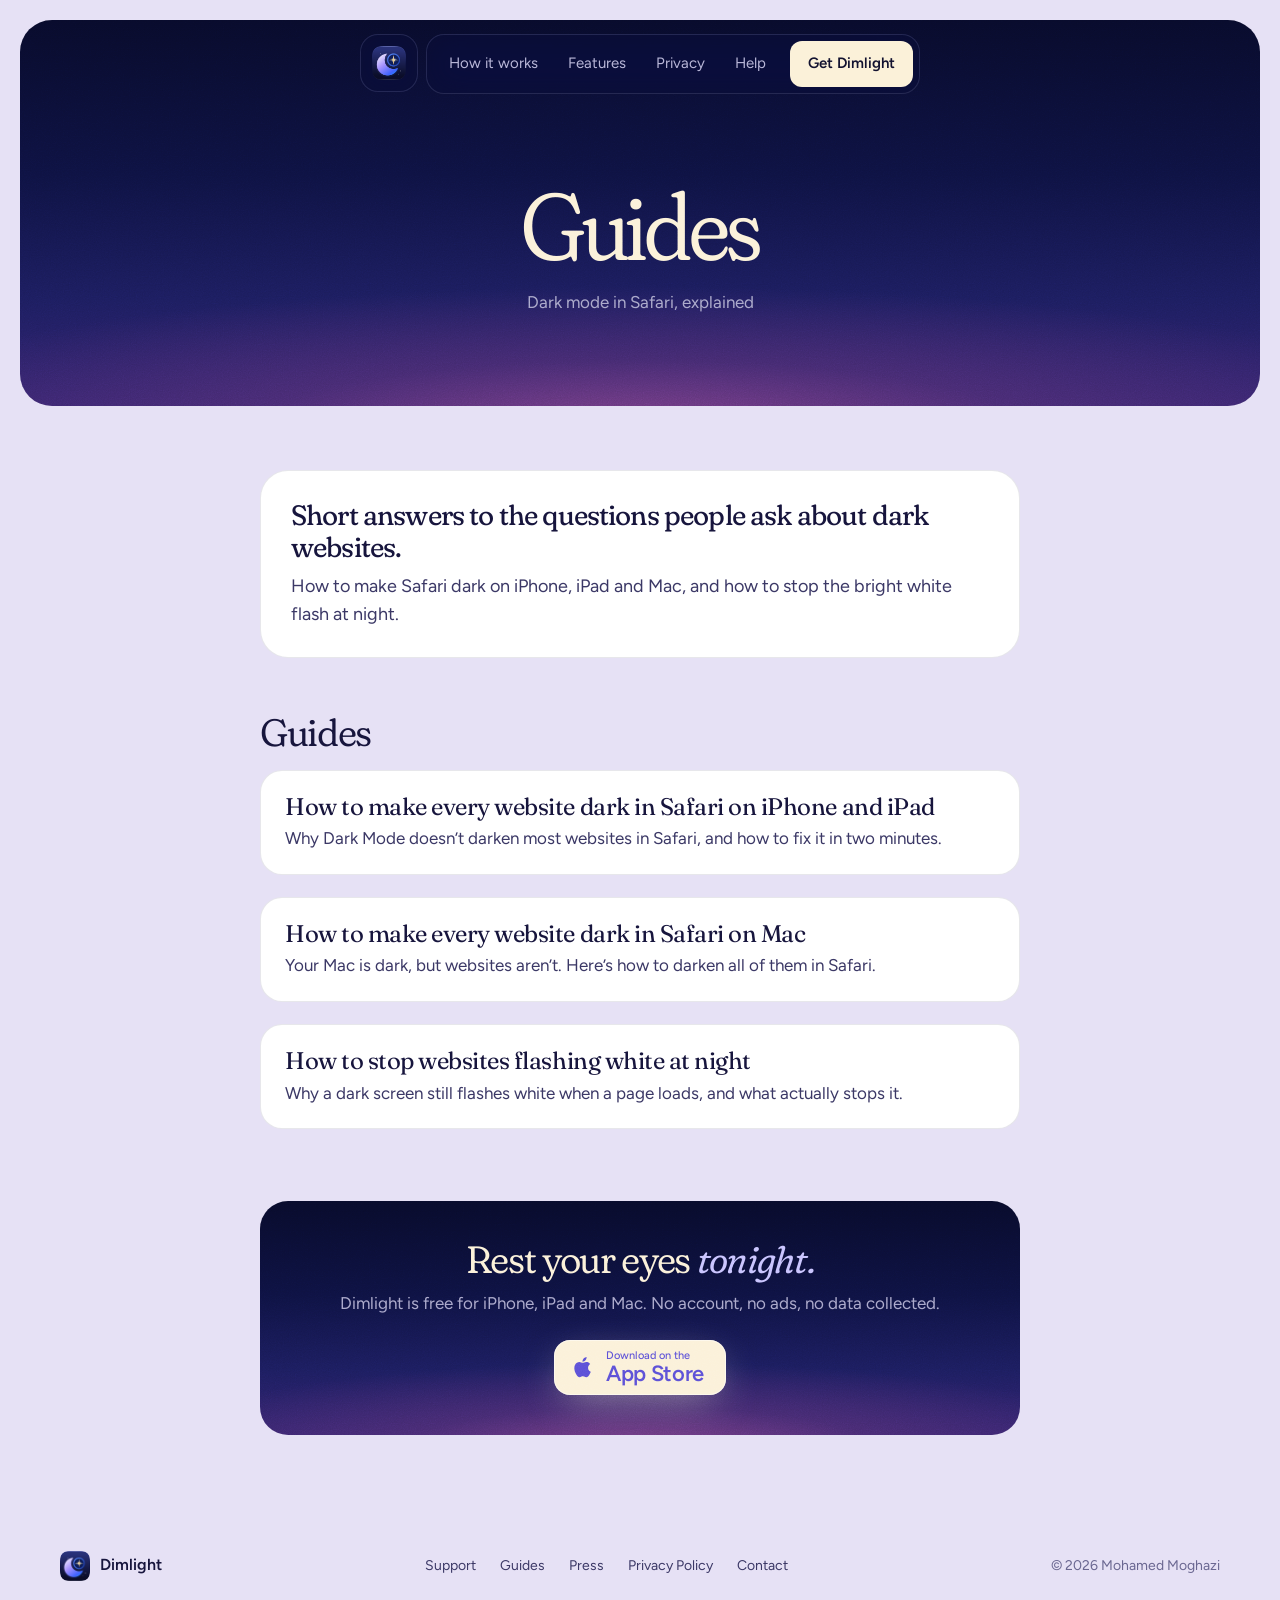
<file: guides/index.html>
<!doctype html>
<html lang="en">
<head>
<meta charset="utf-8">
<meta name="viewport" content="width=device-width, initial-scale=1, viewport-fit=cover">
<title>Guides — Dimlight</title>
<meta name="description" content="Guides to dark mode in Safari on iPhone, iPad and Mac: make every website dark and stop the white flash at night.">
<meta name="theme-color" content="#e6e1f5">
<meta name="apple-itunes-app" content="app-id=6831634388">
<meta property="og:type" content="article">
<meta property="og:title" content="Guides">
<meta property="og:description" content="Guides to dark mode in Safari on iPhone, iPad and Mac: make every website dark and stop the white flash at night.">
<meta property="og:url" content="https://m-moghazi.github.io/dimlight/guides/">
<meta property="og:image" content="https://m-moghazi.github.io/dimlight/icon.png">
<link rel="canonical" href="https://m-moghazi.github.io/dimlight/guides/">
<script>document.documentElement.classList.add("js")</script>
<link rel="icon" href="../icon.png">
<link rel="apple-touch-icon" href="../icon.png">
<link rel="preconnect" href="https://fonts.googleapis.com">
<link rel="preconnect" href="https://fonts.gstatic.com" crossorigin>
<link rel="stylesheet" href="https://fonts.googleapis.com/css2?family=Fraunces:ital,opsz,wght,SOFT@0,9..144,300..600,100;1,9..144,300..600,100&amp;family=Figtree:ital,wght@0,400..700;1,400..700&amp;display=swap">
<link rel="stylesheet" href="../style.css">
</head>
<body>

<svg width="0" height="0" style="position:absolute" aria-hidden="true"><defs>
    <symbol id="i-apple" viewBox="0 0 24 24"><path fill="currentColor" d="M16.37 12.73c-.02-2.45 2-3.63 2.09-3.69-1.14-1.67-2.91-1.9-3.54-1.92-1.5-.15-2.94.89-3.7.89-.77 0-1.94-.87-3.19-.85-1.64.03-3.15.96-4 2.42-1.71 2.96-.44 7.34 1.22 9.74.82 1.17 1.79 2.49 3.06 2.44 1.23-.05 1.69-.79 3.18-.79 1.48 0 1.9.79 3.19.77 1.32-.03 2.16-1.19 2.96-2.37.94-1.36 1.32-2.69 1.34-2.75-.03-.02-2.57-.99-2.61-3.89ZM13.94 5.53c.67-.82 1.13-1.95 1-3.08-.97.04-2.15.65-2.85 1.46-.62.72-1.17 1.88-1.03 2.98 1.08.08 2.2-.55 2.88-1.36Z"/></symbol>
  <filter id="grain-f"><feTurbulence type="fractalNoise" baseFrequency=".85" numOctaves="2" stitchTiles="stitch"/><feColorMatrix type="saturate" values="0"/></filter>
</defs></svg>

<header class="nav" id="nav">
  <a class="nav-mark" href="../" aria-label="Dimlight home"><img src="../icon.png" alt=""></a>
  <nav class="nav-pill" aria-label="Main">
    <a href="../#how">How it works</a>
    <a href="../#features">Features</a>
    <a href="../#privacy">Privacy</a>
    <a href="../#help">Help</a>
    <a class="nav-cta" href="https://apps.apple.com/app/apple-store/id6831634388?pt=117697949&ct=guide-index">Get Dimlight</a>
  </nav>
</header>

<main>
  <section class="night doc-hero">
    <div class="grain" aria-hidden="true"><svg><rect width="100%" height="100%" filter="url(#grain-f)"/></svg></div>
    <h1>Guides</h1>
    <p>Dark mode in Safari, explained</p>
  </section>

  <article class="doc">

    <div class="summary"><strong>Short answers to the questions people ask about dark websites.</strong>How to make Safari dark on iPhone, iPad and Mac, and how to stop the bright white flash at night.</div>
    <h2>Guides</h2>
    <ul class="guide-list">
      <li><a href="safari-dark-mode-iphone/"><b>How to make every website dark in Safari on iPhone and iPad</b><span>Why Dark Mode doesn’t darken most websites in Safari, and how to fix it in two minutes.</span></a></li>
      <li><a href="safari-dark-mode-mac/"><b>How to make every website dark in Safari on Mac</b><span>Your Mac is dark, but websites aren’t. Here’s how to darken all of them in Safari.</span></a></li>
      <li><a href="stop-white-flash/"><b>How to stop websites flashing white at night</b><span>Why a dark screen still flashes white when a page loads, and what actually stops it.</span></a></li>
    </ul>

    <section class="night doc-end">
      <div class="grain" aria-hidden="true"><svg><rect width="100%" height="100%" filter="url(#grain-f)"/></svg></div>
      <h2>Rest your eyes <em>tonight.</em></h2>
      <p>Dimlight is free for iPhone, iPad and Mac. No account, no ads, no data collected.</p>
      <a class="btn-store" href="https://apps.apple.com/app/apple-store/id6831634388?pt=117697949&ct=guide-index">
        <svg><use href="#i-apple"/></svg>
        <span><small>Download on the</small><b>App Store</b></span>
      </a>
    </section>
  </article>
</main>

<footer class="footer" style="margin-top:80px">
  <div class="wrap">
    <div class="brand"><img src="../icon.png" alt="">Dimlight</div>
    <nav aria-label="Footer">
      <a href="../#help">Support</a>
      <a href="../guides/">Guides</a>
      <a href="../press/">Press</a>
      <a href="../privacy/">Privacy Policy</a>
      <a href="https://github.com/M-Moghazi/dimlight/issues">Contact</a>
    </nav>
    <div>© 2026 Mohamed Moghazi</div>
  </div>
</footer>
<script src="../site.js"></script>
</body>
</html>
</file>
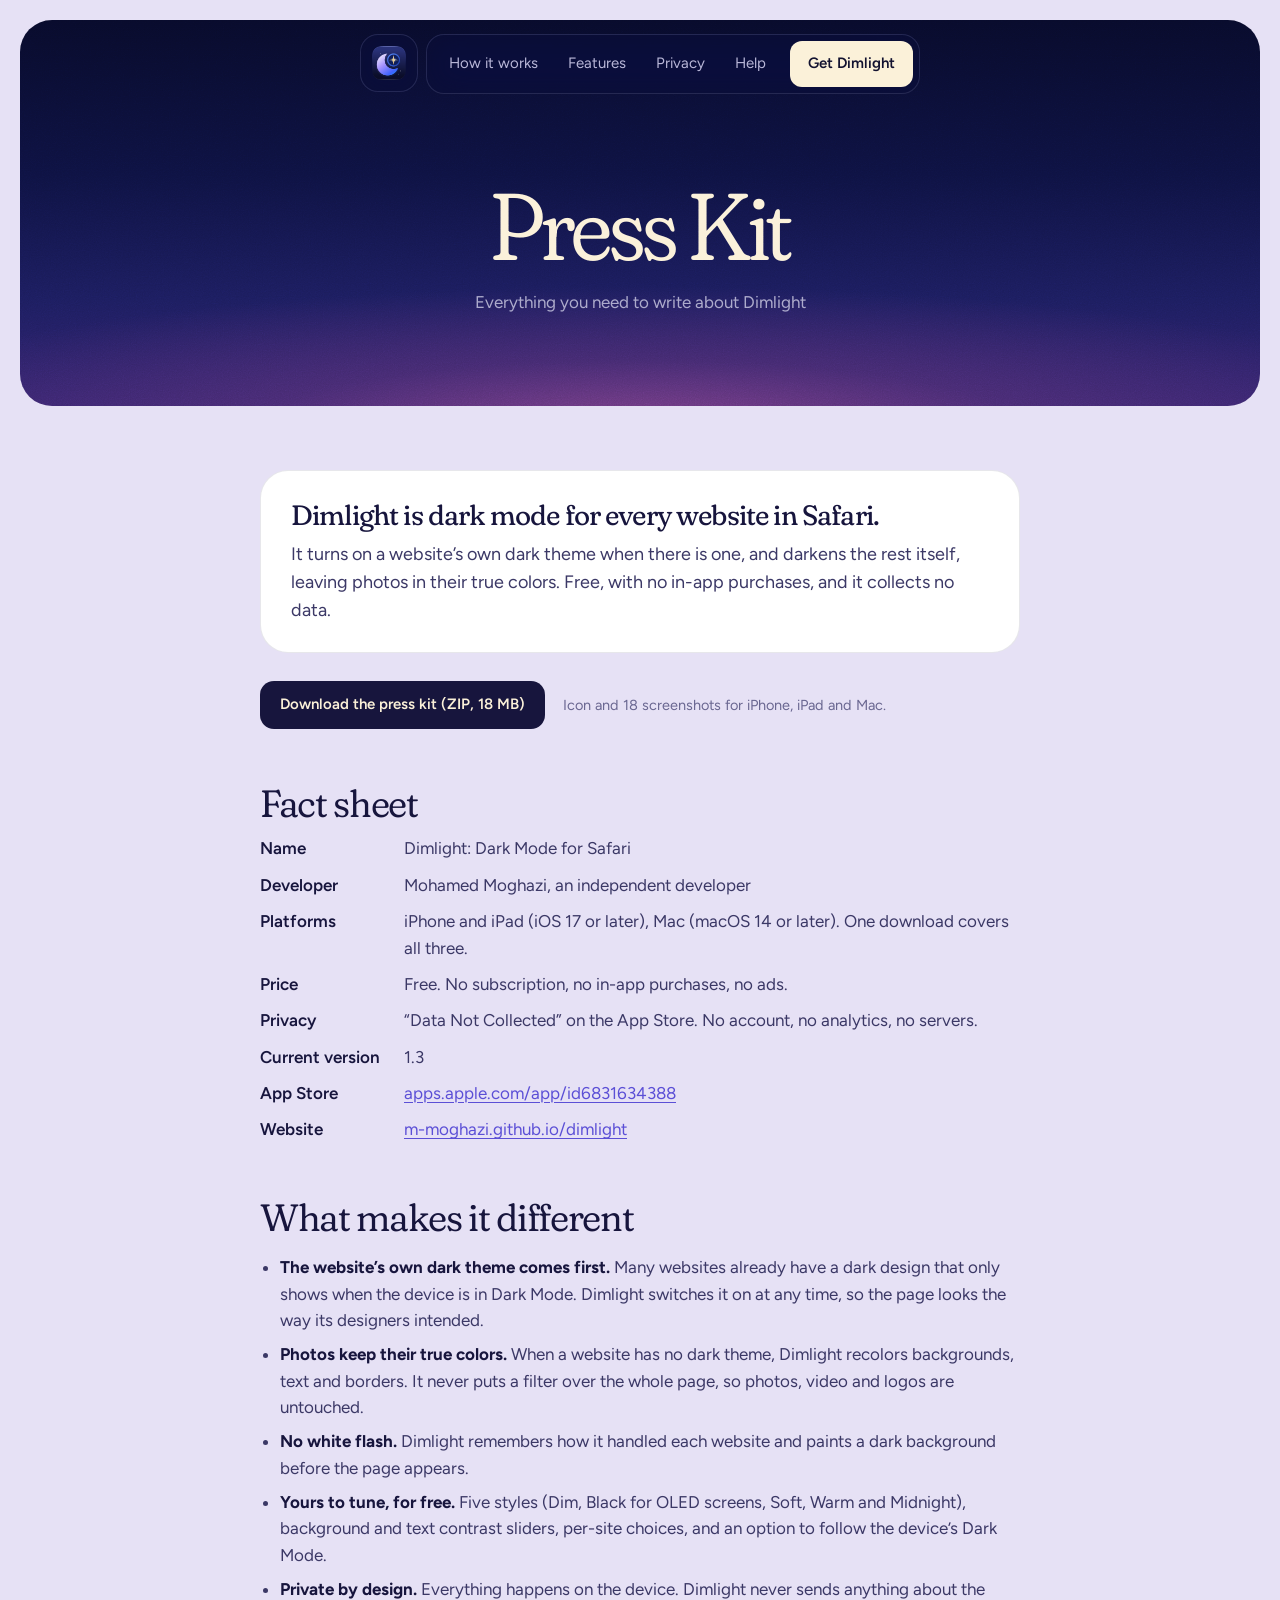
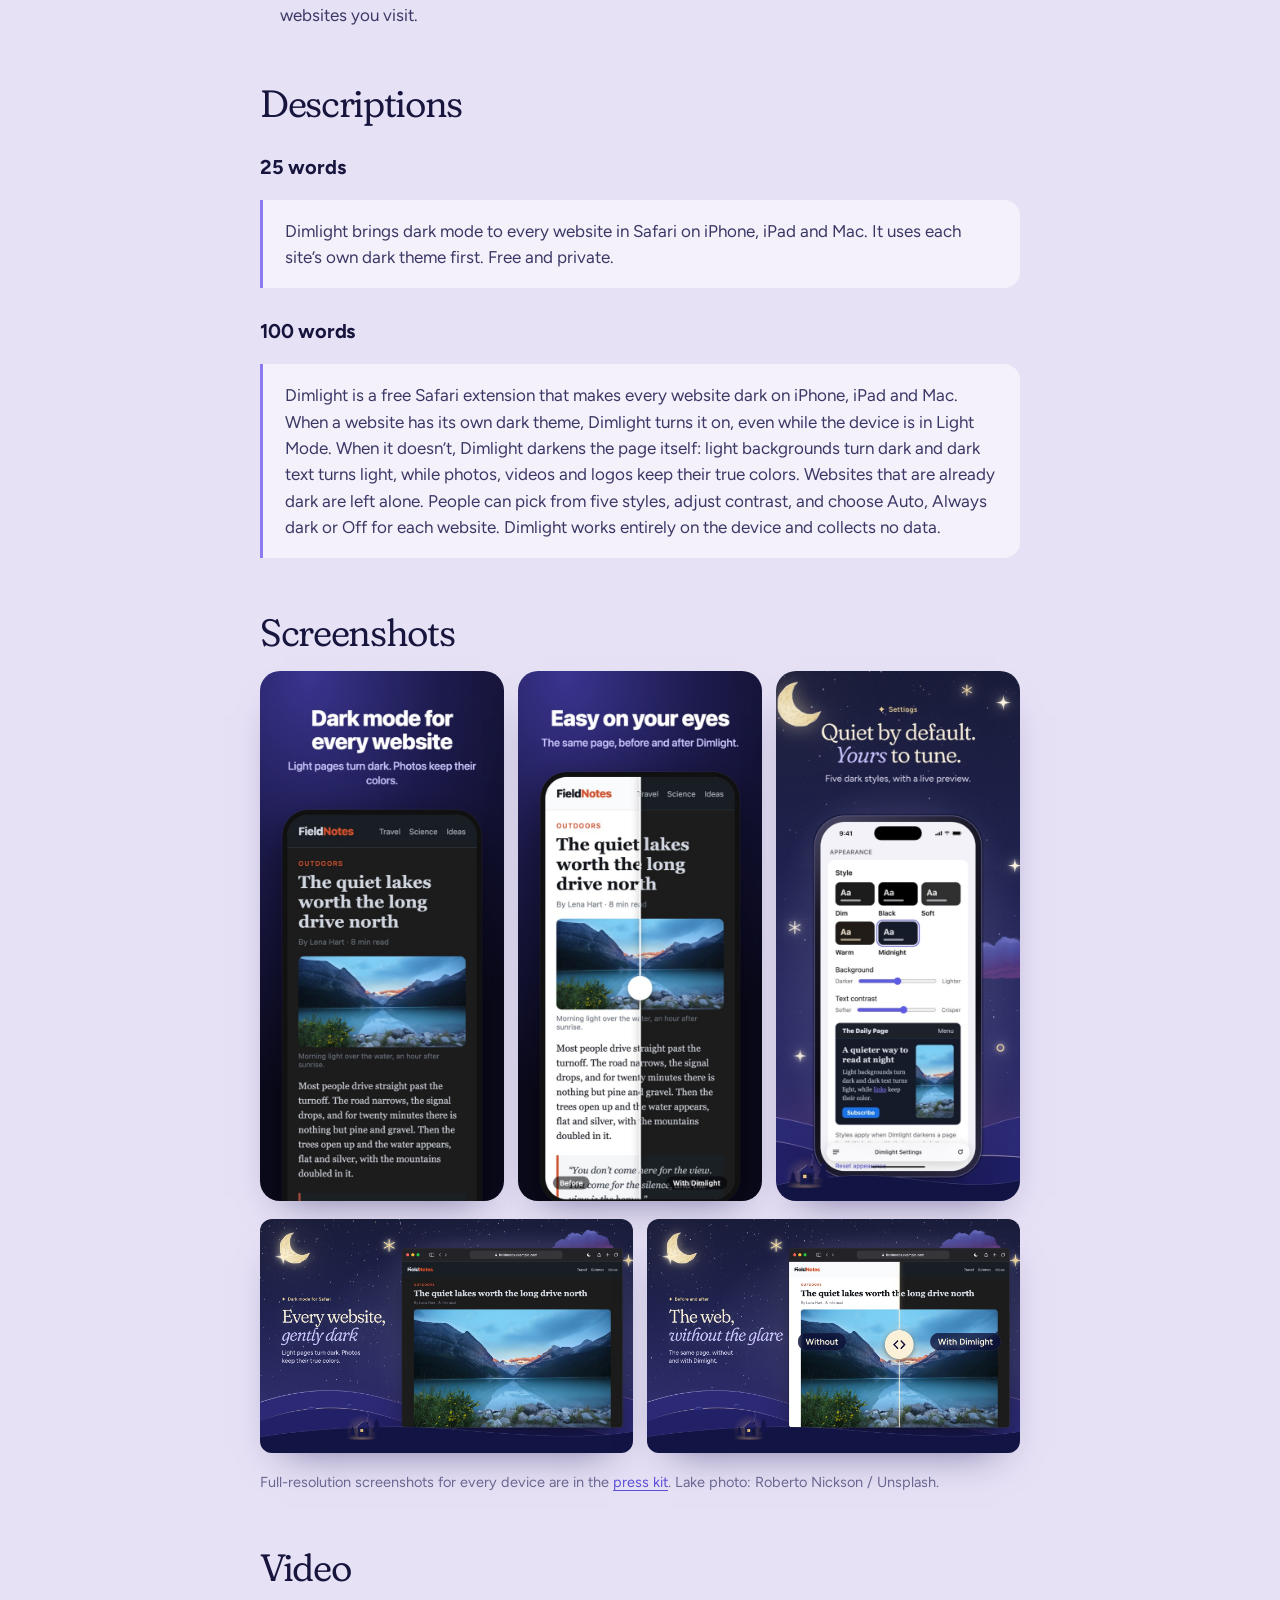
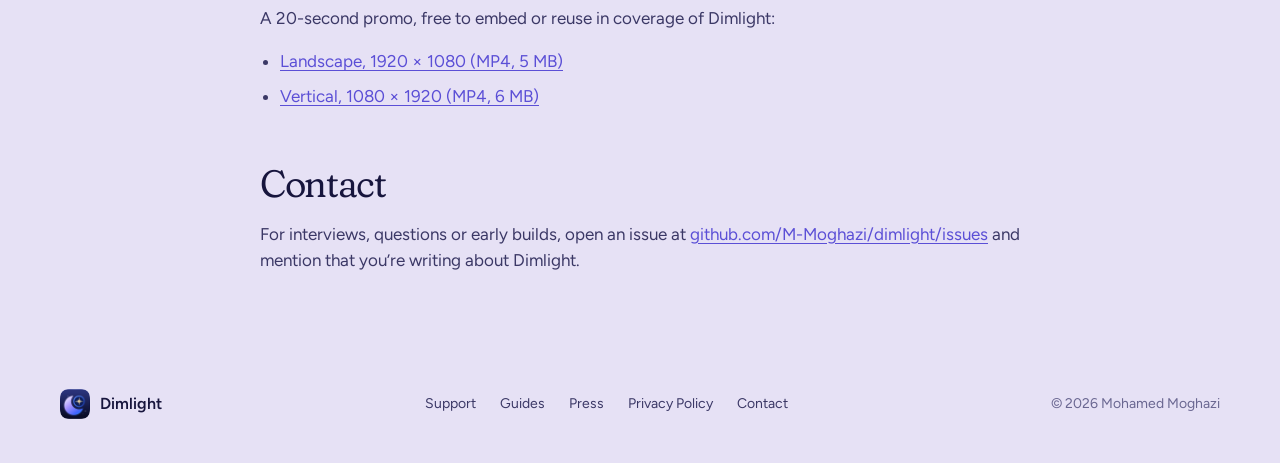
<file: press/index.html>
<!doctype html>
<html lang="en">
<head>
<meta charset="utf-8">
<meta name="viewport" content="width=device-width, initial-scale=1, viewport-fit=cover">
<title>Press Kit — Dimlight</title>
<meta name="description" content="Press kit for Dimlight, the free dark mode extension for Safari on iPhone, iPad and Mac: facts, descriptions, screenshots, icon and video.">
<meta name="theme-color" content="#e6e1f5">
<meta name="apple-itunes-app" content="app-id=6831634388">
<script>document.documentElement.classList.add("js")</script>
<link rel="icon" href="../icon.png">
<link rel="apple-touch-icon" href="../icon.png">
<link rel="preconnect" href="https://fonts.googleapis.com">
<link rel="preconnect" href="https://fonts.gstatic.com" crossorigin>
<link rel="stylesheet" href="https://fonts.googleapis.com/css2?family=Fraunces:ital,opsz,wght,SOFT@0,9..144,300..600,100;1,9..144,300..600,100&amp;family=Figtree:ital,wght@0,400..700;1,400..700&amp;display=swap">
<link rel="stylesheet" href="../style.css">
</head>
<body>

<svg width="0" height="0" style="position:absolute" aria-hidden="true"><defs><filter id="grain-f"><feTurbulence type="fractalNoise" baseFrequency=".85" numOctaves="2" stitchTiles="stitch"/><feColorMatrix type="saturate" values="0"/></filter></defs></svg>

<header class="nav" id="nav">
  <a class="nav-mark" href="../" aria-label="Dimlight home"><img src="../icon.png" alt=""></a>
  <nav class="nav-pill" aria-label="Main">
    <a href="../#how">How it works</a>
    <a href="../#features">Features</a>
    <a href="../#privacy">Privacy</a>
    <a href="../#help">Help</a>
    <a class="nav-cta" href="https://apps.apple.com/app/apple-store/id6831634388?pt=117697949&ct=site-press">Get Dimlight</a>
  </nav>
</header>

<main>
  <section class="night doc-hero">
    <div class="grain" aria-hidden="true"><svg><rect width="100%" height="100%" filter="url(#grain-f)"/></svg></div>
    <h1>Press Kit</h1>
    <p>Everything you need to write about Dimlight</p>
  </section>

  <article class="doc">
    <div class="summary"><strong>Dimlight is dark mode for every website in Safari.</strong>It turns on a website’s own dark theme when there is one, and darkens the rest itself, leaving photos in their true colors. Free, with no in-app purchases, and it collects no data.</div>

    <p class="cta-row">
      <a class="link-btn" href="dimlight-press-kit.zip" download>Download the press kit (ZIP, 18 MB)</a>
      <span class="small">Icon and 18 screenshots for iPhone, iPad and Mac.</span>
    </p>

    <h2>Fact sheet</h2>
    <dl class="facts">
      <dt>Name</dt><dd>Dimlight: Dark Mode for Safari</dd>
      <dt>Developer</dt><dd>Mohamed Moghazi, an independent developer</dd>
      <dt>Platforms</dt><dd>iPhone and iPad (iOS 17 or later), Mac (macOS 14 or later). One download covers all three.</dd>
      <dt>Price</dt><dd>Free. No subscription, no in-app purchases, no ads.</dd>
      <dt>Privacy</dt><dd>“Data Not Collected” on the App Store. No account, no analytics, no servers.</dd>
      <dt>Current version</dt><dd>1.3</dd>
      <dt>App Store</dt><dd><a href="https://apps.apple.com/app/apple-store/id6831634388?pt=117697949&ct=press-kit">apps.apple.com/app/id6831634388</a></dd>
      <dt>Website</dt><dd><a href="https://m-moghazi.github.io/dimlight/">m-moghazi.github.io/dimlight</a></dd>
    </dl>

    <h2>What makes it different</h2>
    <ul>
      <li><b>The website’s own dark theme comes first.</b> Many websites already have a dark design that only shows when the device is in Dark Mode. Dimlight switches it on at any time, so the page looks the way its designers intended.</li>
      <li><b>Photos keep their true colors.</b> When a website has no dark theme, Dimlight recolors backgrounds, text and borders. It never puts a filter over the whole page, so photos, video and logos are untouched.</li>
      <li><b>No white flash.</b> Dimlight remembers how it handled each website and paints a dark background before the page appears.</li>
      <li><b>Yours to tune, for free.</b> Five styles (Dim, Black for OLED screens, Soft, Warm and Midnight), background and text contrast sliders, per-site choices, and an option to follow the device’s Dark Mode.</li>
      <li><b>Private by design.</b> Everything happens on the device. Dimlight never sends anything about the websites you visit.</li>
    </ul>

    <h2>Descriptions</h2>
    <h3>25 words</h3>
    <p class="quote">Dimlight brings dark mode to every website in Safari on iPhone, iPad and Mac. It uses each site’s own dark theme first. Free and private.</p>
    <h3>100 words</h3>
    <p class="quote">Dimlight is a free Safari extension that makes every website dark on iPhone, iPad and Mac. When a website has its own dark theme, Dimlight turns it on, even while the device is in Light Mode. When it doesn’t, Dimlight darkens the page itself: light backgrounds turn dark and dark text turns light, while photos, videos and logos keep their true colors. Websites that are already dark are left alone. People can pick from five styles, adjust contrast, and choose Auto, Always dark or Off for each website. Dimlight works entirely on the device and collects no data.</p>

    <h2>Screenshots</h2>
    <div class="press-shots">
      <img src="../assets/shots/iphone-1.jpg" alt="A news article in Safari on iPhone, darkened by Dimlight, with its photo in true color" loading="lazy" width="598" height="1300">
      <img src="../assets/shots/iphone-2.jpg" alt="Before and after Dimlight on the same page" loading="lazy" width="598" height="1300">
      <img src="../assets/shots/iphone-settings.jpg" alt="Dimlight Settings with five styles and contrast sliders" loading="lazy" width="598" height="1300">
    </div>
    <div class="press-shots wide">
      <img src="mac-1.jpg" alt="Dimlight darkening an article in Safari on Mac" loading="lazy" width="1400" height="875">
      <img src="mac-2.jpg" alt="Before and after Dimlight in Safari on Mac" loading="lazy" width="1400" height="875">
    </div>
    <p class="small">Full-resolution screenshots for every device are in the <a href="dimlight-press-kit.zip" download>press kit</a>. Lake photo: Roberto Nickson / Unsplash.</p>

    <h2>Video</h2>
    <p>A 20-second promo, free to embed or reuse in coverage of Dimlight:</p>
    <ul>
      <li><a href="../promo/dimlight-promo-20s.mp4">Landscape, 1920 × 1080 (MP4, 5 MB)</a></li>
      <li><a href="../promo/dimlight-promo-20s-vertical.mp4">Vertical, 1080 × 1920 (MP4, 6 MB)</a></li>
    </ul>

    <h2>Contact</h2>
    <p>For interviews, questions or early builds, open an issue at <a href="https://github.com/M-Moghazi/dimlight/issues">github.com/M-Moghazi/dimlight/issues</a> and mention that you’re writing about Dimlight.</p>
  </article>
</main>

<footer class="footer" style="margin-top:80px">
  <div class="wrap">
    <div class="brand"><img src="../icon.png" alt="">Dimlight</div>
    <nav aria-label="Footer">
      <a href="../#help">Support</a>
      <a href="../guides/">Guides</a>
      <a href="./">Press</a>
      <a href="../privacy/">Privacy Policy</a>
      <a href="https://github.com/M-Moghazi/dimlight/issues">Contact</a>
    </nav>
    <div>© 2026 Mohamed Moghazi</div>
  </div>
</footer>
<script src="../site.js"></script>
</body>
</html>
</file>
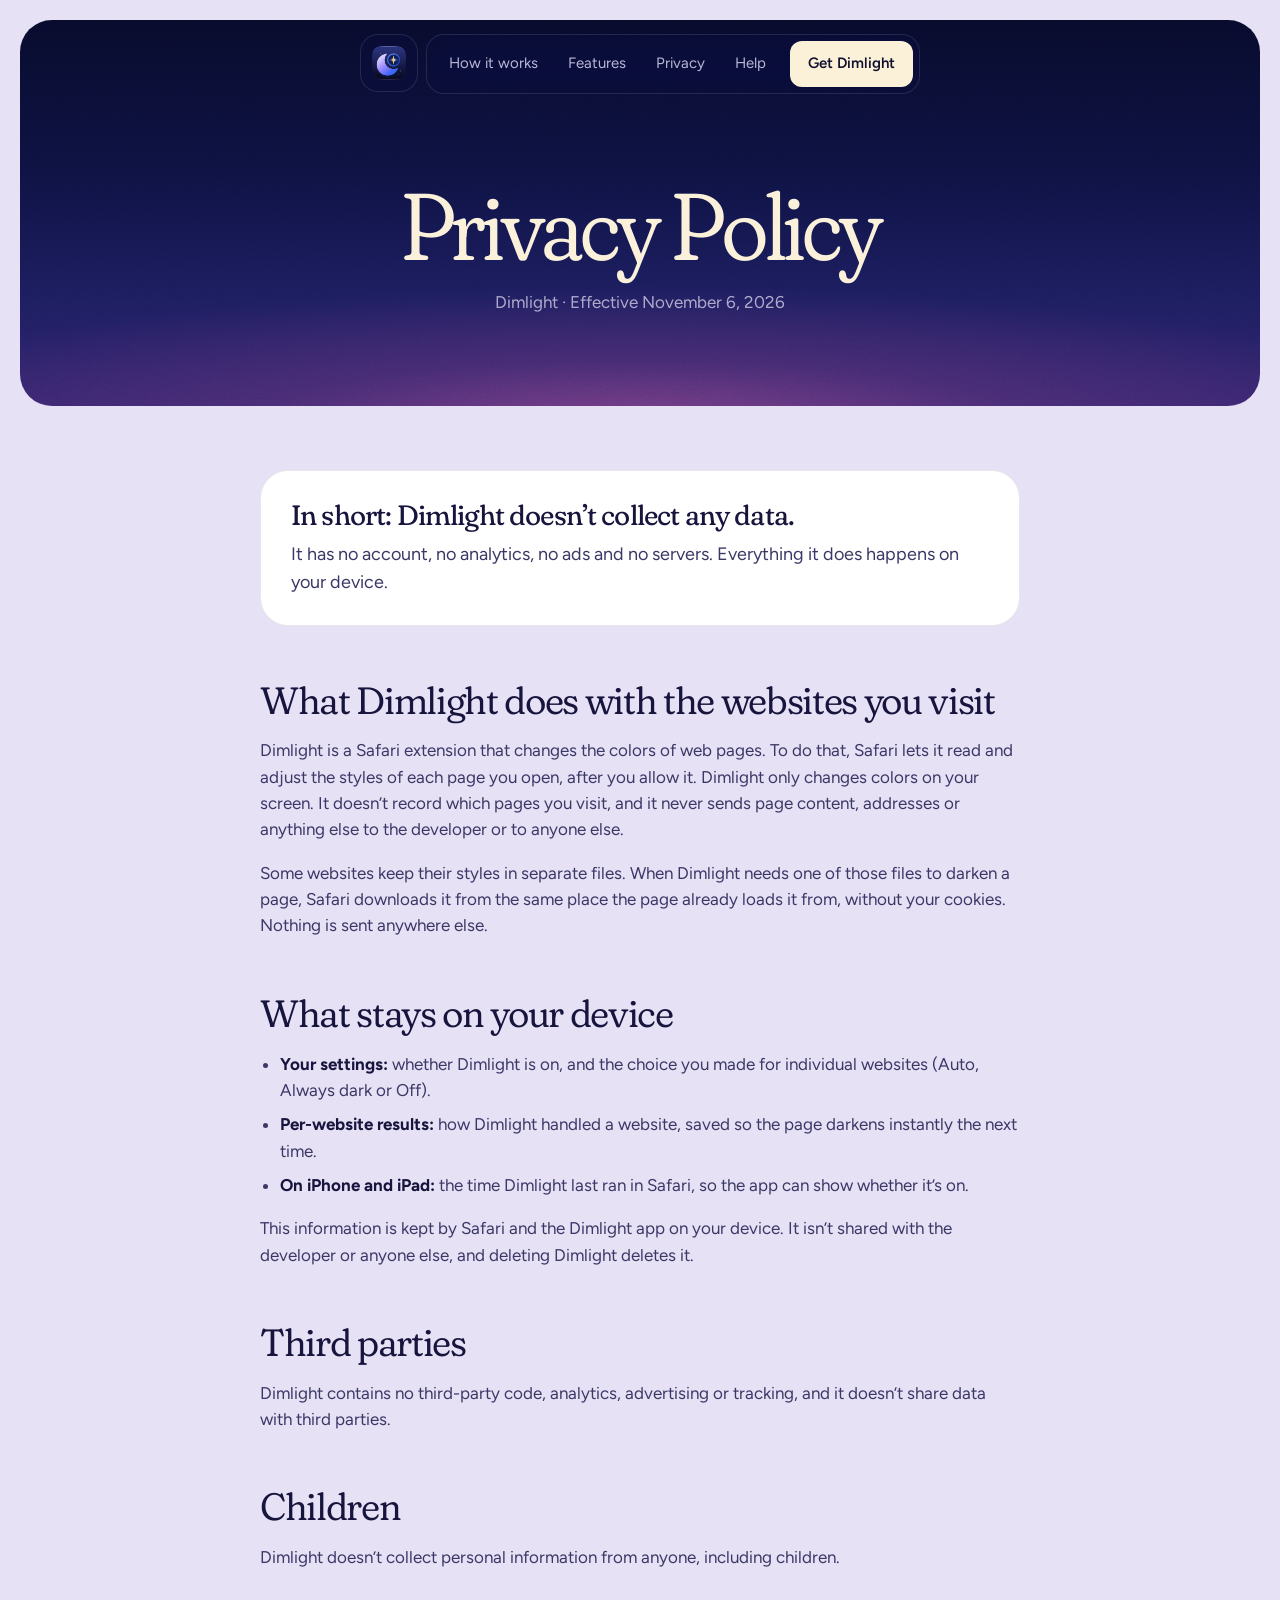
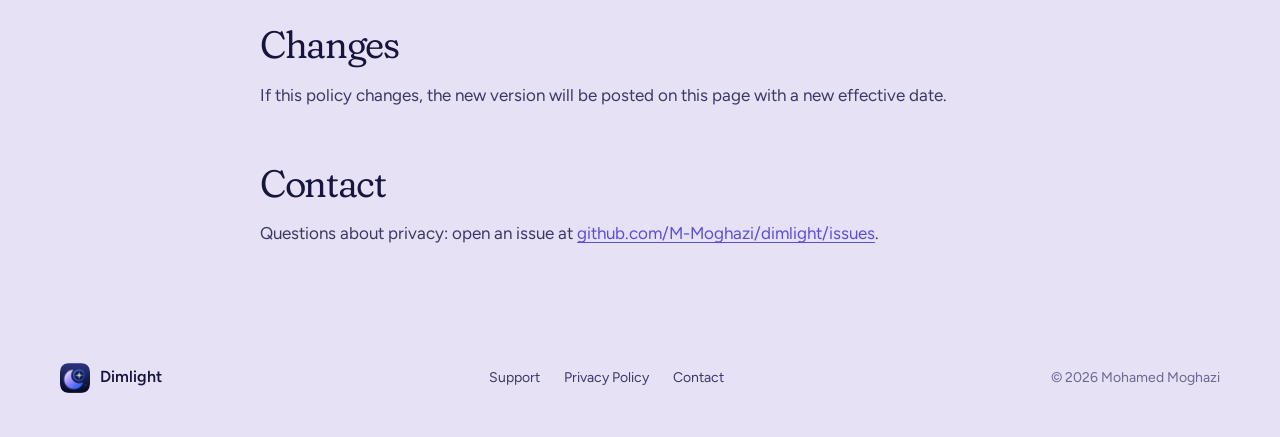
<file: privacy/index.html>
<!doctype html>
<html lang="en">
<head>
<meta charset="utf-8">
<meta name="viewport" content="width=device-width, initial-scale=1, viewport-fit=cover">
<title>Privacy Policy — Dimlight</title>
<meta name="description" content="Dimlight doesn’t collect any data. No account, no analytics, no ads and no servers.">
<meta name="theme-color" content="#e6e1f5">
<script>document.documentElement.classList.add("js")</script>
<link rel="icon" href="../icon.png">
<link rel="apple-touch-icon" href="../icon.png">
<link rel="preconnect" href="https://fonts.googleapis.com">
<link rel="preconnect" href="https://fonts.gstatic.com" crossorigin>
<link rel="stylesheet" href="https://fonts.googleapis.com/css2?family=Fraunces:ital,opsz,wght,SOFT@0,9..144,300..600,100;1,9..144,300..600,100&amp;family=Figtree:ital,wght@0,400..700;1,400..700&amp;display=swap">
<link rel="stylesheet" href="../style.css">
</head>
<body>

<svg width="0" height="0" style="position:absolute" aria-hidden="true"><defs><filter id="grain-f"><feTurbulence type="fractalNoise" baseFrequency=".85" numOctaves="2" stitchTiles="stitch"/><feColorMatrix type="saturate" values="0"/></filter></defs></svg>

<header class="nav" id="nav">
  <a class="nav-mark" href="../" aria-label="Dimlight home"><img src="../icon.png" alt=""></a>
  <nav class="nav-pill" aria-label="Main">
    <a href="../#how">How it works</a>
    <a href="../#features">Features</a>
    <a href="../#privacy">Privacy</a>
    <a href="../#help">Help</a>
    <a class="nav-cta" href="https://apps.apple.com/app/id6831634388">Get Dimlight</a>
  </nav>
</header>

<main>
  <section class="night doc-hero">
    <div class="grain" aria-hidden="true"><svg><rect width="100%" height="100%" filter="url(#grain-f)"/></svg></div>
    <h1>Privacy Policy</h1>
    <p>Dimlight · Effective November 6, 2026</p>
  </section>

  <article class="doc">
    <div class="summary"><strong>In short: Dimlight doesn’t collect any data.</strong>It has no account, no analytics, no ads and no servers. Everything it does happens on your device.</div>

    <h2>What Dimlight does with the websites you visit</h2>
    <p>Dimlight is a Safari extension that changes the colors of web pages. To do that, Safari lets it read and adjust the styles of each page you open, after you allow it. Dimlight only changes colors on your screen. It doesn’t record which pages you visit, and it never sends page content, addresses or anything else to the developer or to anyone else.</p>
    <p>Some websites keep their styles in separate files. When Dimlight needs one of those files to darken a page, Safari downloads it from the same place the page already loads it from, without your cookies. Nothing is sent anywhere else.</p>

    <h2>What stays on your device</h2>
    <ul>
      <li><b>Your settings:</b> whether Dimlight is on, and the choice you made for individual websites (Auto, Always dark or Off).</li>
      <li><b>Per-website results:</b> how Dimlight handled a website, saved so the page darkens instantly the next time.</li>
      <li><b>On iPhone and iPad:</b> the time Dimlight last ran in Safari, so the app can show whether it’s on.</li>
    </ul>
    <p>This information is kept by Safari and the Dimlight app on your device. It isn’t shared with the developer or anyone else, and deleting Dimlight deletes it.</p>

    <h2>Third parties</h2>
    <p>Dimlight contains no third-party code, analytics, advertising or tracking, and it doesn’t share data with third parties.</p>

    <h2>Children</h2>
    <p>Dimlight doesn’t collect personal information from anyone, including children.</p>

    <h2>Changes</h2>
    <p>If this policy changes, the new version will be posted on this page with a new effective date.</p>

    <h2>Contact</h2>
    <p>Questions about privacy: open an issue at <a href="https://github.com/M-Moghazi/dimlight/issues">github.com/M-Moghazi/dimlight/issues</a>.</p>
  </article>
</main>

<footer class="footer" style="margin-top:80px">
  <div class="wrap">
    <div class="brand"><img src="../icon.png" alt="">Dimlight</div>
    <nav aria-label="Footer">
      <a href="../#help">Support</a>
      <a href="./">Privacy Policy</a>
      <a href="https://github.com/M-Moghazi/dimlight/issues">Contact</a>
    </nav>
    <div>© 2026 Mohamed Moghazi</div>
  </div>
</footer>
<script src="../site.js"></script>
</body>
</html>
</file>
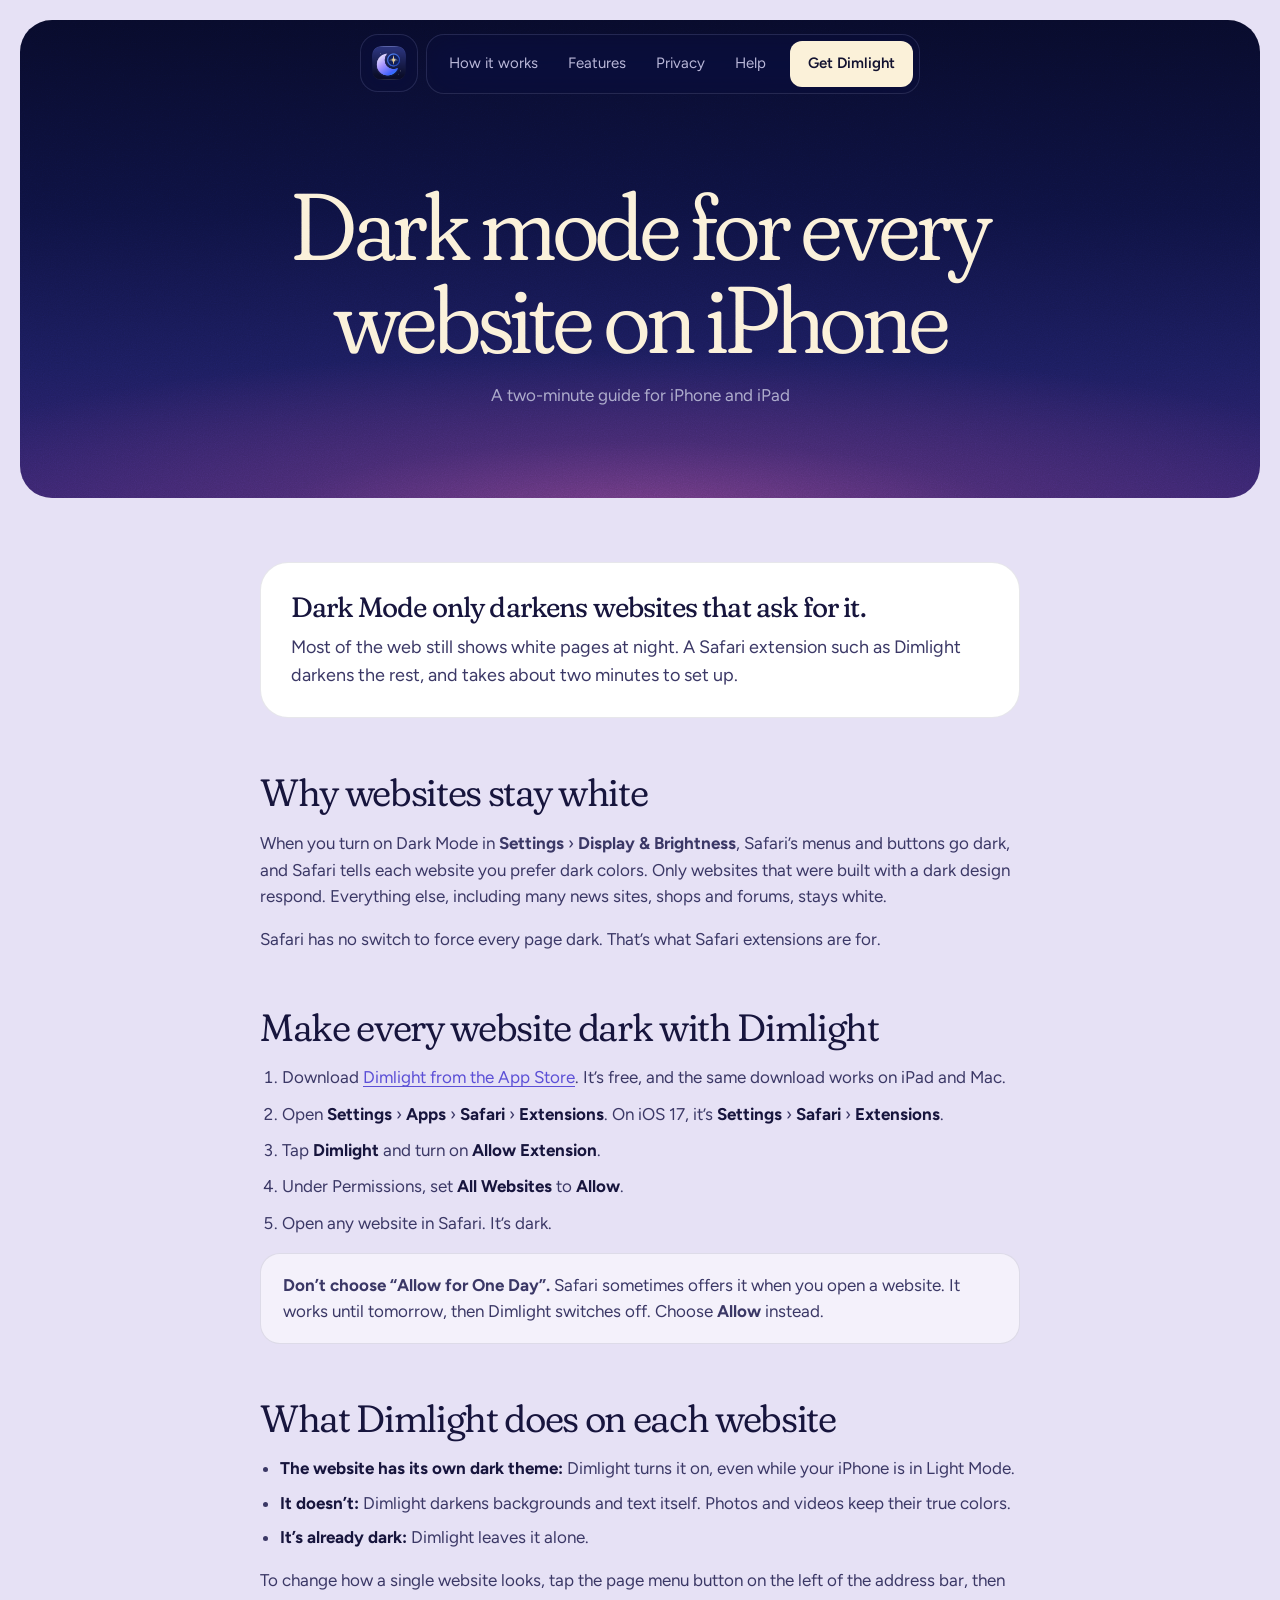
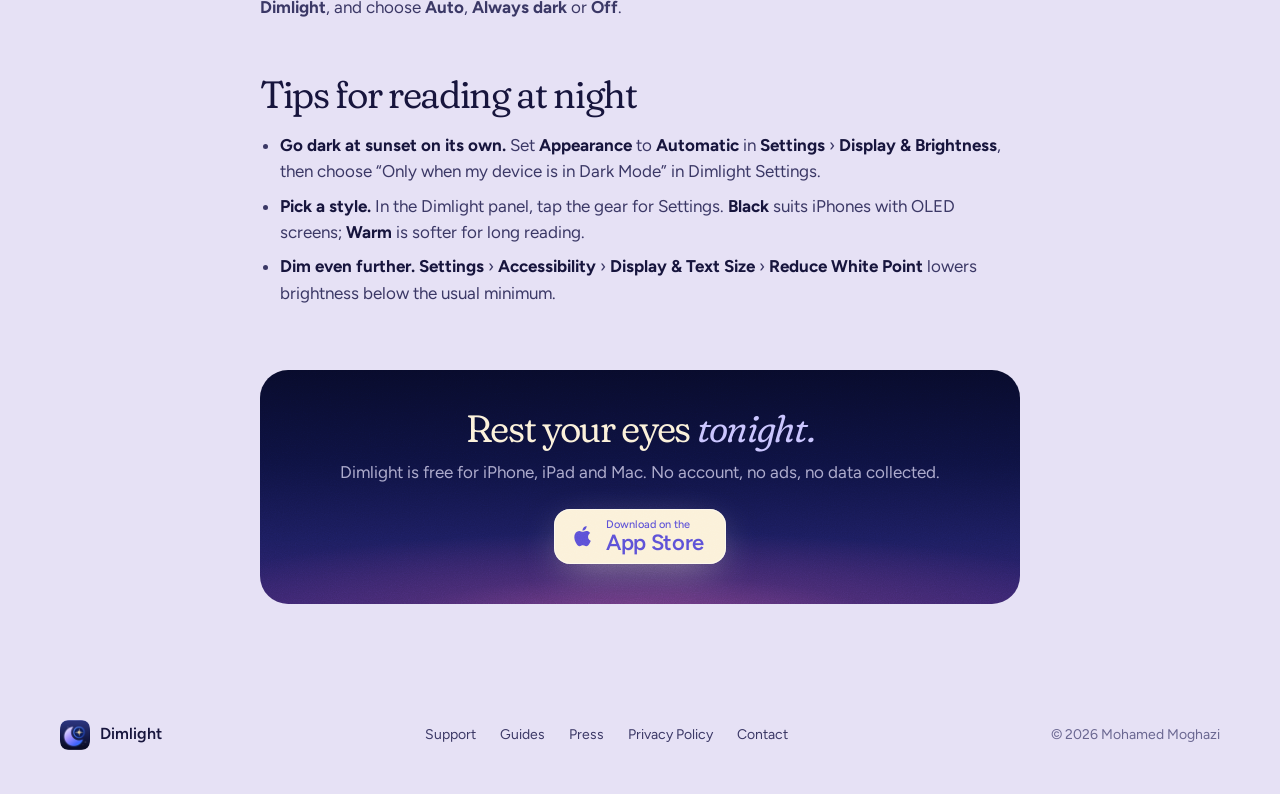
<file: guides/safari-dark-mode-iphone/index.html>
<!doctype html>
<html lang="en">
<head>
<meta charset="utf-8">
<meta name="viewport" content="width=device-width, initial-scale=1, viewport-fit=cover">
<title>How to make every website dark in Safari on iPhone and iPad — Dimlight</title>
<meta name="description" content="Turning on Dark Mode doesn’t make most websites dark in Safari. Here’s how to darken every website on iPhone and iPad, for free.">
<meta name="theme-color" content="#e6e1f5">
<meta name="apple-itunes-app" content="app-id=6831634388">
<meta property="og:type" content="article">
<meta property="og:title" content="How to make every website dark in Safari on iPhone and iPad">
<meta property="og:description" content="Turning on Dark Mode doesn’t make most websites dark in Safari. Here’s how to darken every website on iPhone and iPad, for free.">
<meta property="og:url" content="https://m-moghazi.github.io/dimlight/guides/safari-dark-mode-iphone/">
<meta property="og:image" content="https://m-moghazi.github.io/dimlight/icon.png">
<link rel="canonical" href="https://m-moghazi.github.io/dimlight/guides/safari-dark-mode-iphone/">
<script>document.documentElement.classList.add("js")</script>
<link rel="icon" href="../../icon.png">
<link rel="apple-touch-icon" href="../../icon.png">
<link rel="preconnect" href="https://fonts.googleapis.com">
<link rel="preconnect" href="https://fonts.gstatic.com" crossorigin>
<link rel="stylesheet" href="https://fonts.googleapis.com/css2?family=Fraunces:ital,opsz,wght,SOFT@0,9..144,300..600,100;1,9..144,300..600,100&amp;family=Figtree:ital,wght@0,400..700;1,400..700&amp;display=swap">
<link rel="stylesheet" href="../../style.css">
</head>
<body>

<svg width="0" height="0" style="position:absolute" aria-hidden="true"><defs>
    <symbol id="i-apple" viewBox="0 0 24 24"><path fill="currentColor" d="M16.37 12.73c-.02-2.45 2-3.63 2.09-3.69-1.14-1.67-2.91-1.9-3.54-1.92-1.5-.15-2.94.89-3.7.89-.77 0-1.94-.87-3.19-.85-1.64.03-3.15.96-4 2.42-1.71 2.96-.44 7.34 1.22 9.74.82 1.17 1.79 2.49 3.06 2.44 1.23-.05 1.69-.79 3.18-.79 1.48 0 1.9.79 3.19.77 1.32-.03 2.16-1.19 2.96-2.37.94-1.36 1.32-2.69 1.34-2.75-.03-.02-2.57-.99-2.61-3.89ZM13.94 5.53c.67-.82 1.13-1.95 1-3.08-.97.04-2.15.65-2.85 1.46-.62.72-1.17 1.88-1.03 2.98 1.08.08 2.2-.55 2.88-1.36Z"/></symbol>
  <filter id="grain-f"><feTurbulence type="fractalNoise" baseFrequency=".85" numOctaves="2" stitchTiles="stitch"/><feColorMatrix type="saturate" values="0"/></filter>
</defs></svg>

<header class="nav" id="nav">
  <a class="nav-mark" href="../../" aria-label="Dimlight home"><img src="../../icon.png" alt=""></a>
  <nav class="nav-pill" aria-label="Main">
    <a href="../../#how">How it works</a>
    <a href="../../#features">Features</a>
    <a href="../../#privacy">Privacy</a>
    <a href="../../#help">Help</a>
    <a class="nav-cta" href="https://apps.apple.com/app/apple-store/id6831634388?pt=117697949&ct=guide-iphone">Get Dimlight</a>
  </nav>
</header>

<main>
  <section class="night doc-hero">
    <div class="grain" aria-hidden="true"><svg><rect width="100%" height="100%" filter="url(#grain-f)"/></svg></div>
    <h1>Dark mode for every website on iPhone</h1>
    <p>A two-minute guide for iPhone and iPad</p>
  </section>

  <article class="doc">

    <div class="summary"><strong>Dark Mode only darkens websites that ask for it.</strong>Most of the web still shows white pages at night. A Safari extension such as Dimlight darkens the rest, and takes about two minutes to set up.</div>

    <h2>Why websites stay white</h2>
    <p>When you turn on Dark Mode in <b>Settings</b> › <b>Display &amp; Brightness</b>, Safari’s menus and buttons go dark, and Safari tells each website you prefer dark colors. Only websites that were built with a dark design respond. Everything else, including many news sites, shops and forums, stays white.</p>
    <p>Safari has no switch to force every page dark. That’s what Safari extensions are for.</p>

    <h2>Make every website dark with Dimlight</h2>
    <ol>
      <li>Download <a href="https://apps.apple.com/app/apple-store/id6831634388?pt=117697949&ct=guide-iphone">Dimlight from the App Store</a>. It’s free, and the same download works on iPad and Mac.</li>
      <li>Open <b>Settings</b> › <b>Apps</b> › <b>Safari</b> › <b>Extensions</b>. On iOS 17, it’s <b>Settings</b> › <b>Safari</b> › <b>Extensions</b>.</li>
      <li>Tap <b>Dimlight</b> and turn on <b>Allow Extension</b>.</li>
      <li>Under Permissions, set <b>All Websites</b> to <b>Allow</b>.</li>
      <li>Open any website in Safari. It’s dark.</li>
    </ol>
    <p class="tip"><b>Don’t choose “Allow for One Day”.</b> Safari sometimes offers it when you open a website. It works until tomorrow, then Dimlight switches off. Choose <b>Allow</b> instead.</p>

    <h2>What Dimlight does on each website</h2>
    <ul>
      <li><b>The website has its own dark theme:</b> Dimlight turns it on, even while your iPhone is in Light Mode.</li>
      <li><b>It doesn’t:</b> Dimlight darkens backgrounds and text itself. Photos and videos keep their true colors.</li>
      <li><b>It’s already dark:</b> Dimlight leaves it alone.</li>
    </ul>
    <p>To change how a single website looks, tap the page menu button on the left of the address bar, then <b>Dimlight</b>, and choose <b>Auto</b>, <b>Always dark</b> or <b>Off</b>.</p>

    <h2>Tips for reading at night</h2>
    <ul>
      <li><b>Go dark at sunset on its own.</b> Set <b>Appearance</b> to <b>Automatic</b> in <b>Settings</b> › <b>Display &amp; Brightness</b>, then choose “Only when my device is in Dark Mode” in Dimlight Settings.</li>
      <li><b>Pick a style.</b> In the Dimlight panel, tap the gear for Settings. <b>Black</b> suits iPhones with OLED screens; <b>Warm</b> is softer for long reading.</li>
      <li><b>Dim even further.</b> <b>Settings</b> › <b>Accessibility</b> › <b>Display &amp; Text Size</b> › <b>Reduce White Point</b> lowers brightness below the usual minimum.</li>
    </ul>

    <section class="night doc-end">
      <div class="grain" aria-hidden="true"><svg><rect width="100%" height="100%" filter="url(#grain-f)"/></svg></div>
      <h2>Rest your eyes <em>tonight.</em></h2>
      <p>Dimlight is free for iPhone, iPad and Mac. No account, no ads, no data collected.</p>
      <a class="btn-store" href="https://apps.apple.com/app/apple-store/id6831634388?pt=117697949&ct=guide-iphone">
        <svg><use href="#i-apple"/></svg>
        <span><small>Download on the</small><b>App Store</b></span>
      </a>
    </section>
  </article>
</main>

<footer class="footer" style="margin-top:80px">
  <div class="wrap">
    <div class="brand"><img src="../../icon.png" alt="">Dimlight</div>
    <nav aria-label="Footer">
      <a href="../../#help">Support</a>
      <a href="../../guides/">Guides</a>
      <a href="../../press/">Press</a>
      <a href="../../privacy/">Privacy Policy</a>
      <a href="https://github.com/M-Moghazi/dimlight/issues">Contact</a>
    </nav>
    <div>© 2026 Mohamed Moghazi</div>
  </div>
</footer>
<script src="../../site.js"></script>
</body>
</html>
</file>
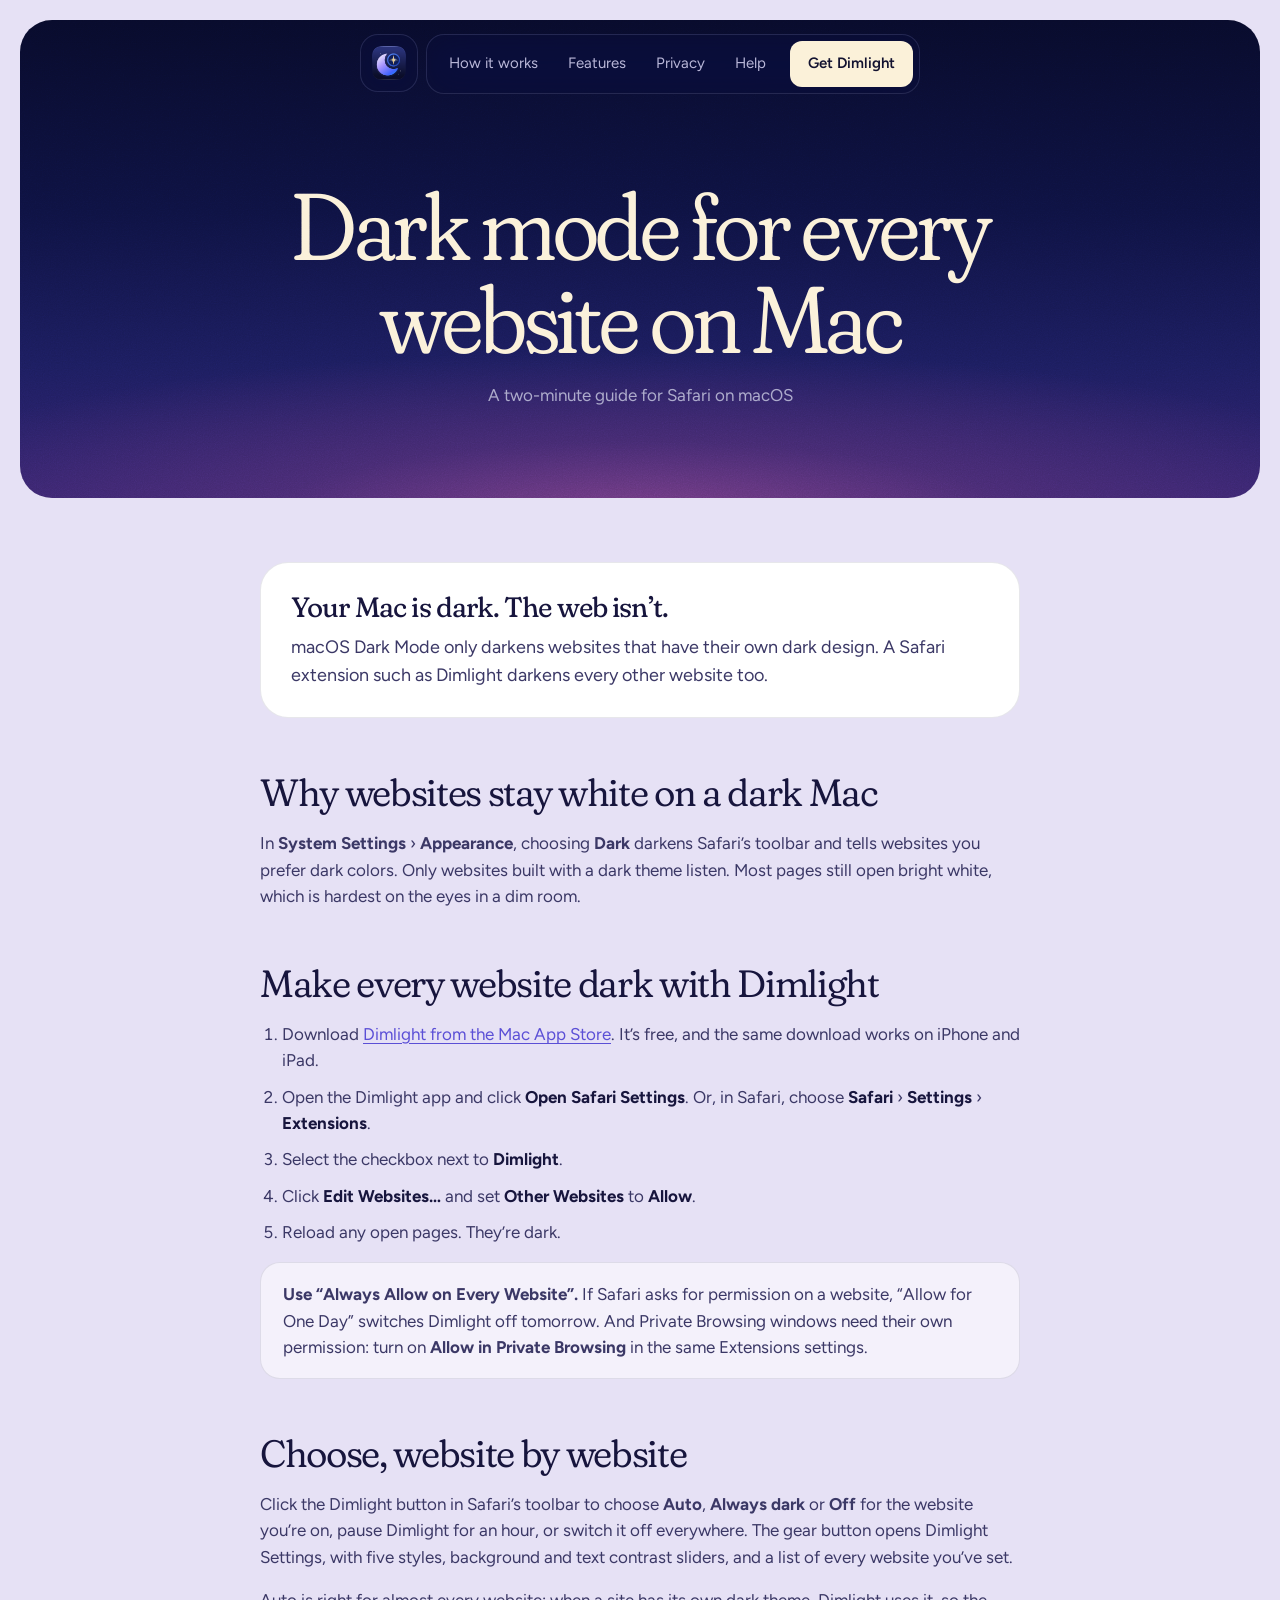
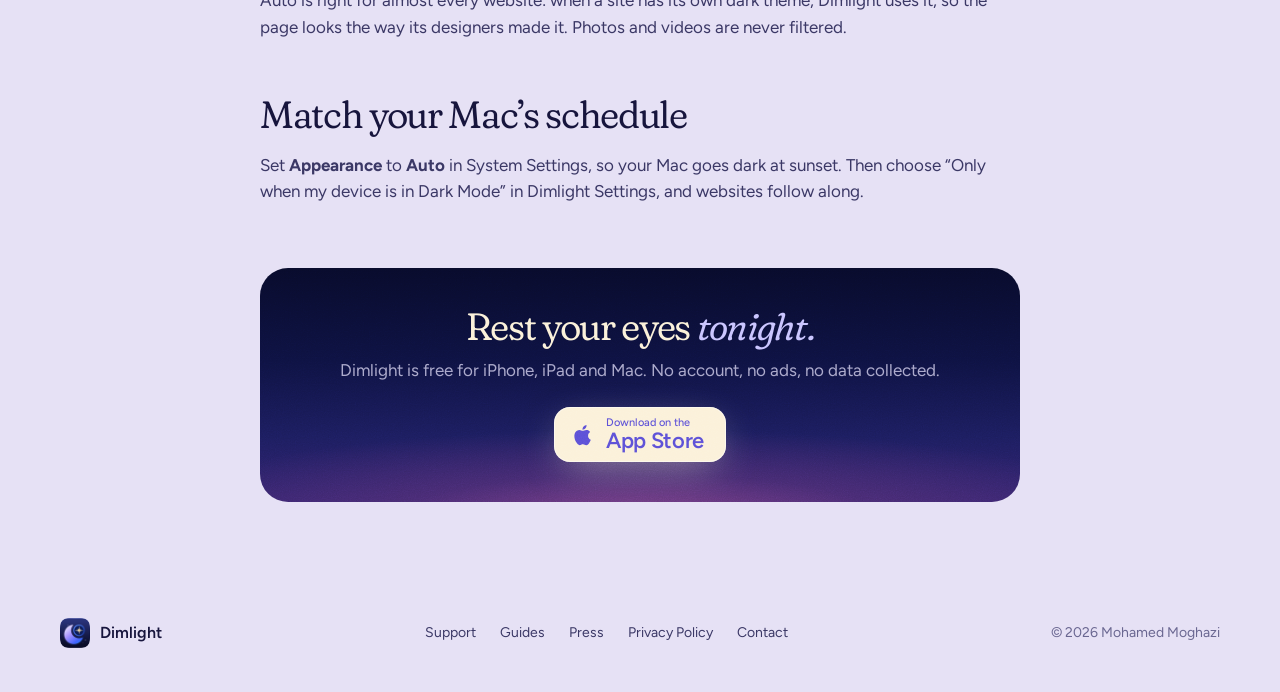
<file: guides/safari-dark-mode-mac/index.html>
<!doctype html>
<html lang="en">
<head>
<meta charset="utf-8">
<meta name="viewport" content="width=device-width, initial-scale=1, viewport-fit=cover">
<title>How to make every website dark in Safari on Mac — Dimlight</title>
<meta name="description" content="macOS Dark Mode leaves most websites white in Safari. Here’s how to make every website dark on Mac with a free Safari extension.">
<meta name="theme-color" content="#e6e1f5">
<meta name="apple-itunes-app" content="app-id=6831634388">
<meta property="og:type" content="article">
<meta property="og:title" content="How to make every website dark in Safari on Mac">
<meta property="og:description" content="macOS Dark Mode leaves most websites white in Safari. Here’s how to make every website dark on Mac with a free Safari extension.">
<meta property="og:url" content="https://m-moghazi.github.io/dimlight/guides/safari-dark-mode-mac/">
<meta property="og:image" content="https://m-moghazi.github.io/dimlight/icon.png">
<link rel="canonical" href="https://m-moghazi.github.io/dimlight/guides/safari-dark-mode-mac/">
<script>document.documentElement.classList.add("js")</script>
<link rel="icon" href="../../icon.png">
<link rel="apple-touch-icon" href="../../icon.png">
<link rel="preconnect" href="https://fonts.googleapis.com">
<link rel="preconnect" href="https://fonts.gstatic.com" crossorigin>
<link rel="stylesheet" href="https://fonts.googleapis.com/css2?family=Fraunces:ital,opsz,wght,SOFT@0,9..144,300..600,100;1,9..144,300..600,100&amp;family=Figtree:ital,wght@0,400..700;1,400..700&amp;display=swap">
<link rel="stylesheet" href="../../style.css">
</head>
<body>

<svg width="0" height="0" style="position:absolute" aria-hidden="true"><defs>
    <symbol id="i-apple" viewBox="0 0 24 24"><path fill="currentColor" d="M16.37 12.73c-.02-2.45 2-3.63 2.09-3.69-1.14-1.67-2.91-1.9-3.54-1.92-1.5-.15-2.94.89-3.7.89-.77 0-1.94-.87-3.19-.85-1.64.03-3.15.96-4 2.42-1.71 2.96-.44 7.34 1.22 9.74.82 1.17 1.79 2.49 3.06 2.44 1.23-.05 1.69-.79 3.18-.79 1.48 0 1.9.79 3.19.77 1.32-.03 2.16-1.19 2.96-2.37.94-1.36 1.32-2.69 1.34-2.75-.03-.02-2.57-.99-2.61-3.89ZM13.94 5.53c.67-.82 1.13-1.95 1-3.08-.97.04-2.15.65-2.85 1.46-.62.72-1.17 1.88-1.03 2.98 1.08.08 2.2-.55 2.88-1.36Z"/></symbol>
  <filter id="grain-f"><feTurbulence type="fractalNoise" baseFrequency=".85" numOctaves="2" stitchTiles="stitch"/><feColorMatrix type="saturate" values="0"/></filter>
</defs></svg>

<header class="nav" id="nav">
  <a class="nav-mark" href="../../" aria-label="Dimlight home"><img src="../../icon.png" alt=""></a>
  <nav class="nav-pill" aria-label="Main">
    <a href="../../#how">How it works</a>
    <a href="../../#features">Features</a>
    <a href="../../#privacy">Privacy</a>
    <a href="../../#help">Help</a>
    <a class="nav-cta" href="https://apps.apple.com/app/apple-store/id6831634388?pt=117697949&ct=guide-mac">Get Dimlight</a>
  </nav>
</header>

<main>
  <section class="night doc-hero">
    <div class="grain" aria-hidden="true"><svg><rect width="100%" height="100%" filter="url(#grain-f)"/></svg></div>
    <h1>Dark mode for every website on Mac</h1>
    <p>A two-minute guide for Safari on macOS</p>
  </section>

  <article class="doc">

    <div class="summary"><strong>Your Mac is dark. The web isn’t.</strong>macOS Dark Mode only darkens websites that have their own dark design. A Safari extension such as Dimlight darkens every other website too.</div>

    <h2>Why websites stay white on a dark Mac</h2>
    <p>In <b>System Settings</b> › <b>Appearance</b>, choosing <b>Dark</b> darkens Safari’s toolbar and tells websites you prefer dark colors. Only websites built with a dark theme listen. Most pages still open bright white, which is hardest on the eyes in a dim room.</p>

    <h2>Make every website dark with Dimlight</h2>
    <ol>
      <li>Download <a href="https://apps.apple.com/app/apple-store/id6831634388?pt=117697949&ct=guide-mac">Dimlight from the Mac App Store</a>. It’s free, and the same download works on iPhone and iPad.</li>
      <li>Open the Dimlight app and click <b>Open Safari Settings</b>. Or, in Safari, choose <b>Safari</b> › <b>Settings</b> › <b>Extensions</b>.</li>
      <li>Select the checkbox next to <b>Dimlight</b>.</li>
      <li>Click <b>Edit Websites…</b> and set <b>Other Websites</b> to <b>Allow</b>.</li>
      <li>Reload any open pages. They’re dark.</li>
    </ol>
    <p class="tip"><b>Use “Always Allow on Every Website”.</b> If Safari asks for permission on a website, “Allow for One Day” switches Dimlight off tomorrow. And Private Browsing windows need their own permission: turn on <b>Allow in Private Browsing</b> in the same Extensions settings.</p>

    <h2>Choose, website by website</h2>
    <p>Click the Dimlight button in Safari’s toolbar to choose <b>Auto</b>, <b>Always dark</b> or <b>Off</b> for the website you’re on, pause Dimlight for an hour, or switch it off everywhere. The gear button opens Dimlight Settings, with five styles, background and text contrast sliders, and a list of every website you’ve set.</p>
    <p>Auto is right for almost every website: when a site has its own dark theme, Dimlight uses it, so the page looks the way its designers made it. Photos and videos are never filtered.</p>

    <h2>Match your Mac’s schedule</h2>
    <p>Set <b>Appearance</b> to <b>Auto</b> in System Settings, so your Mac goes dark at sunset. Then choose “Only when my device is in Dark Mode” in Dimlight Settings, and websites follow along.</p>

    <section class="night doc-end">
      <div class="grain" aria-hidden="true"><svg><rect width="100%" height="100%" filter="url(#grain-f)"/></svg></div>
      <h2>Rest your eyes <em>tonight.</em></h2>
      <p>Dimlight is free for iPhone, iPad and Mac. No account, no ads, no data collected.</p>
      <a class="btn-store" href="https://apps.apple.com/app/apple-store/id6831634388?pt=117697949&ct=guide-mac">
        <svg><use href="#i-apple"/></svg>
        <span><small>Download on the</small><b>App Store</b></span>
      </a>
    </section>
  </article>
</main>

<footer class="footer" style="margin-top:80px">
  <div class="wrap">
    <div class="brand"><img src="../../icon.png" alt="">Dimlight</div>
    <nav aria-label="Footer">
      <a href="../../#help">Support</a>
      <a href="../../guides/">Guides</a>
      <a href="../../press/">Press</a>
      <a href="../../privacy/">Privacy Policy</a>
      <a href="https://github.com/M-Moghazi/dimlight/issues">Contact</a>
    </nav>
    <div>© 2026 Mohamed Moghazi</div>
  </div>
</footer>
<script src="../../site.js"></script>
</body>
</html>
</file>
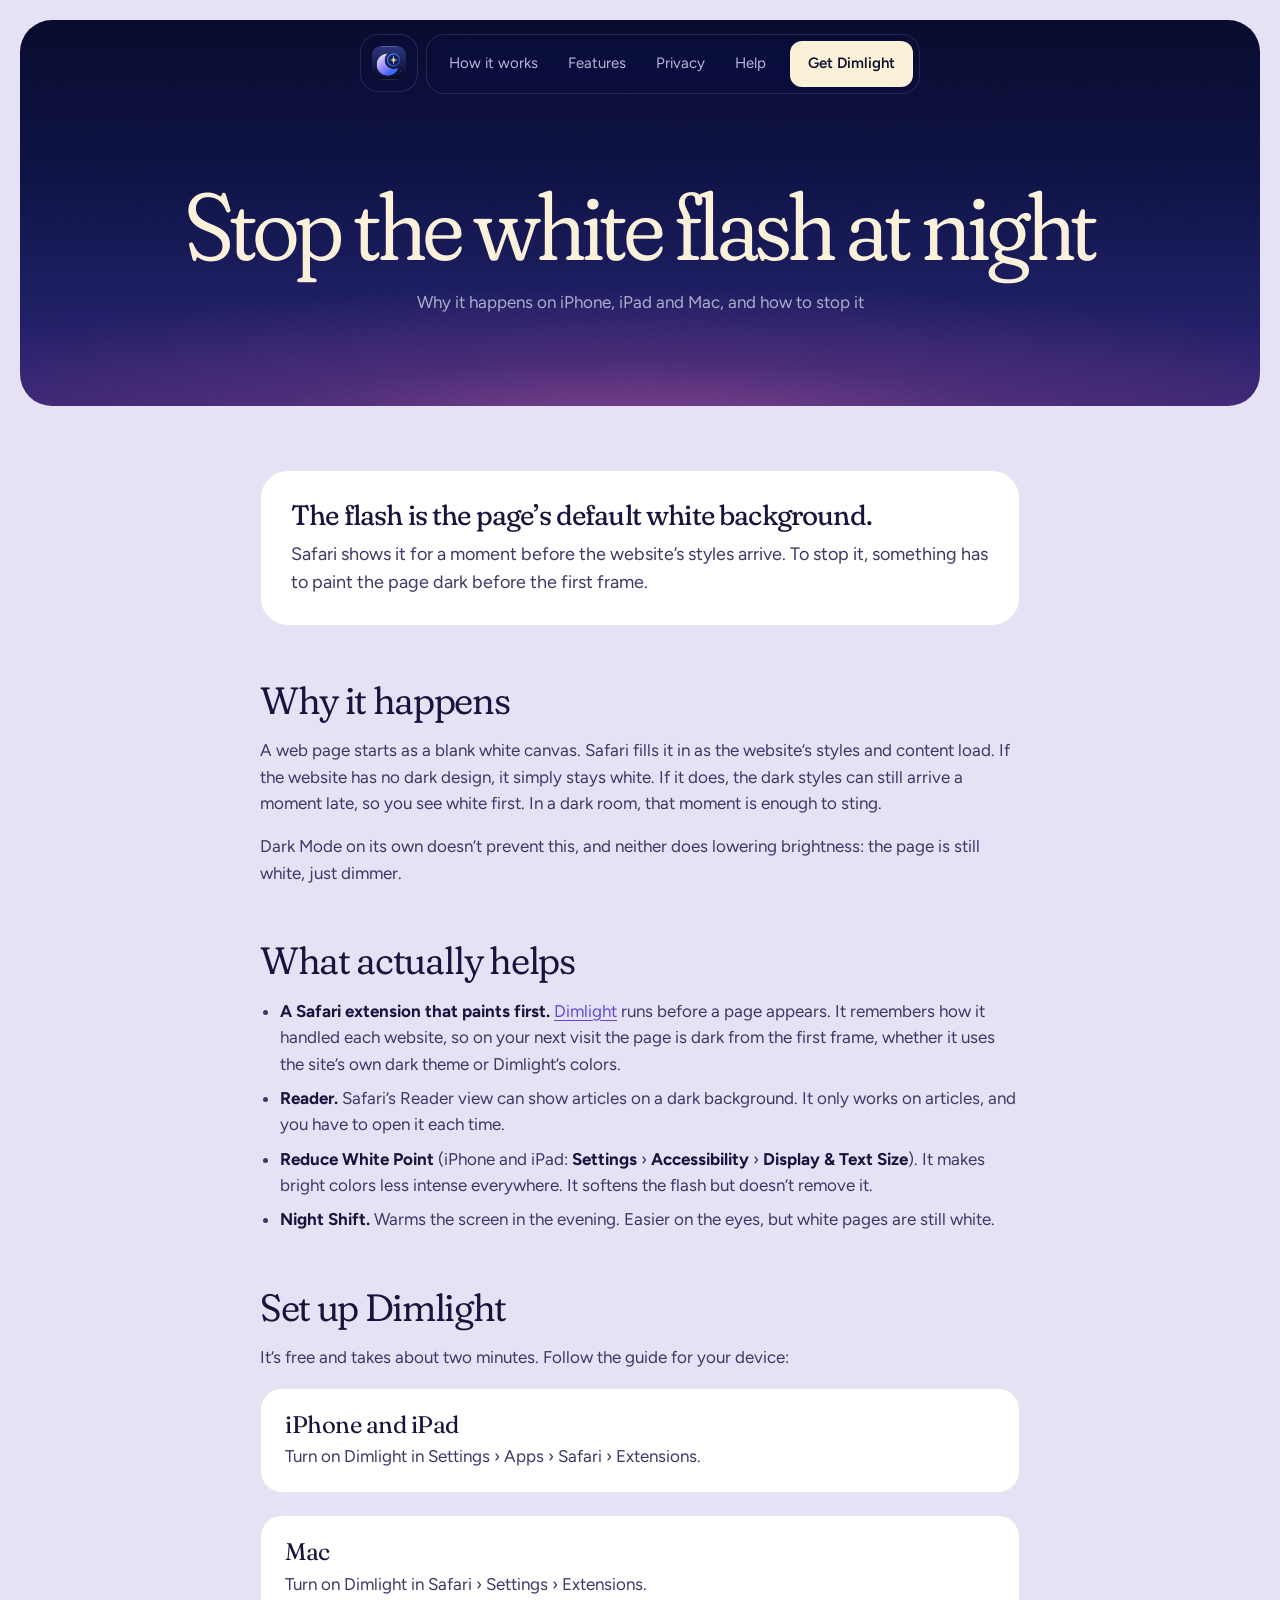
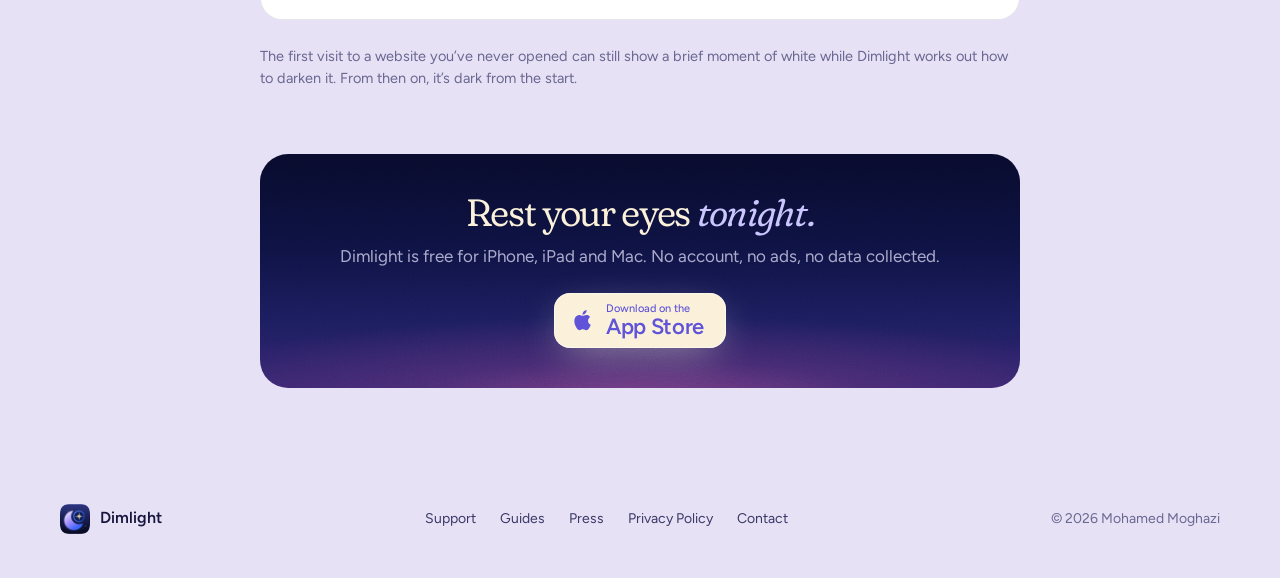
<file: guides/stop-white-flash/index.html>
<!doctype html>
<html lang="en">
<head>
<meta charset="utf-8">
<meta name="viewport" content="width=device-width, initial-scale=1, viewport-fit=cover">
<title>How to stop websites flashing white at night — Dimlight</title>
<meta name="description" content="Even in Dark Mode, websites often flash bright white while they load. Here’s why it happens in Safari, and how to stop it on iPhone, iPad and Mac.">
<meta name="theme-color" content="#e6e1f5">
<meta name="apple-itunes-app" content="app-id=6831634388">
<meta property="og:type" content="article">
<meta property="og:title" content="How to stop websites flashing white at night">
<meta property="og:description" content="Even in Dark Mode, websites often flash bright white while they load. Here’s why it happens in Safari, and how to stop it on iPhone, iPad and Mac.">
<meta property="og:url" content="https://m-moghazi.github.io/dimlight/guides/stop-white-flash/">
<meta property="og:image" content="https://m-moghazi.github.io/dimlight/icon.png">
<link rel="canonical" href="https://m-moghazi.github.io/dimlight/guides/stop-white-flash/">
<script>document.documentElement.classList.add("js")</script>
<link rel="icon" href="../../icon.png">
<link rel="apple-touch-icon" href="../../icon.png">
<link rel="preconnect" href="https://fonts.googleapis.com">
<link rel="preconnect" href="https://fonts.gstatic.com" crossorigin>
<link rel="stylesheet" href="https://fonts.googleapis.com/css2?family=Fraunces:ital,opsz,wght,SOFT@0,9..144,300..600,100;1,9..144,300..600,100&amp;family=Figtree:ital,wght@0,400..700;1,400..700&amp;display=swap">
<link rel="stylesheet" href="../../style.css">
</head>
<body>

<svg width="0" height="0" style="position:absolute" aria-hidden="true"><defs>
    <symbol id="i-apple" viewBox="0 0 24 24"><path fill="currentColor" d="M16.37 12.73c-.02-2.45 2-3.63 2.09-3.69-1.14-1.67-2.91-1.9-3.54-1.92-1.5-.15-2.94.89-3.7.89-.77 0-1.94-.87-3.19-.85-1.64.03-3.15.96-4 2.42-1.71 2.96-.44 7.34 1.22 9.74.82 1.17 1.79 2.49 3.06 2.44 1.23-.05 1.69-.79 3.18-.79 1.48 0 1.9.79 3.19.77 1.32-.03 2.16-1.19 2.96-2.37.94-1.36 1.32-2.69 1.34-2.75-.03-.02-2.57-.99-2.61-3.89ZM13.94 5.53c.67-.82 1.13-1.95 1-3.08-.97.04-2.15.65-2.85 1.46-.62.72-1.17 1.88-1.03 2.98 1.08.08 2.2-.55 2.88-1.36Z"/></symbol>
  <filter id="grain-f"><feTurbulence type="fractalNoise" baseFrequency=".85" numOctaves="2" stitchTiles="stitch"/><feColorMatrix type="saturate" values="0"/></filter>
</defs></svg>

<header class="nav" id="nav">
  <a class="nav-mark" href="../../" aria-label="Dimlight home"><img src="../../icon.png" alt=""></a>
  <nav class="nav-pill" aria-label="Main">
    <a href="../../#how">How it works</a>
    <a href="../../#features">Features</a>
    <a href="../../#privacy">Privacy</a>
    <a href="../../#help">Help</a>
    <a class="nav-cta" href="https://apps.apple.com/app/apple-store/id6831634388?pt=117697949&ct=guide-flash">Get Dimlight</a>
  </nav>
</header>

<main>
  <section class="night doc-hero">
    <div class="grain" aria-hidden="true"><svg><rect width="100%" height="100%" filter="url(#grain-f)"/></svg></div>
    <h1>Stop the white flash at night</h1>
    <p>Why it happens on iPhone, iPad and Mac, and how to stop it</p>
  </section>

  <article class="doc">

    <div class="summary"><strong>The flash is the page’s default white background.</strong>Safari shows it for a moment before the website’s styles arrive. To stop it, something has to paint the page dark before the first frame.</div>

    <h2>Why it happens</h2>
    <p>A web page starts as a blank white canvas. Safari fills it in as the website’s styles and content load. If the website has no dark design, it simply stays white. If it does, the dark styles can still arrive a moment late, so you see white first. In a dark room, that moment is enough to sting.</p>
    <p>Dark Mode on its own doesn’t prevent this, and neither does lowering brightness: the page is still white, just dimmer.</p>

    <h2>What actually helps</h2>
    <ul>
      <li><b>A Safari extension that paints first.</b> <a href="https://apps.apple.com/app/apple-store/id6831634388?pt=117697949&ct=guide-flash">Dimlight</a> runs before a page appears. It remembers how it handled each website, so on your next visit the page is dark from the first frame, whether it uses the site’s own dark theme or Dimlight’s colors.</li>
      <li><b>Reader.</b> Safari’s Reader view can show articles on a dark background. It only works on articles, and you have to open it each time.</li>
      <li><b>Reduce White Point</b> (iPhone and iPad: <b>Settings</b> › <b>Accessibility</b> › <b>Display &amp; Text Size</b>). It makes bright colors less intense everywhere. It softens the flash but doesn’t remove it.</li>
      <li><b>Night Shift.</b> Warms the screen in the evening. Easier on the eyes, but white pages are still white.</li>
    </ul>

    <h2>Set up Dimlight</h2>
    <p>It’s free and takes about two minutes. Follow the guide for your device:</p>
    <ul class="guide-list">
      <li><a href="../safari-dark-mode-iphone/"><b>iPhone and iPad</b><span>Turn on Dimlight in Settings › Apps › Safari › Extensions.</span></a></li>
      <li><a href="../safari-dark-mode-mac/"><b>Mac</b><span>Turn on Dimlight in Safari › Settings › Extensions.</span></a></li>
    </ul>
    <p class="small">The first visit to a website you’ve never opened can still show a brief moment of white while Dimlight works out how to darken it. From then on, it’s dark from the start.</p>

    <section class="night doc-end">
      <div class="grain" aria-hidden="true"><svg><rect width="100%" height="100%" filter="url(#grain-f)"/></svg></div>
      <h2>Rest your eyes <em>tonight.</em></h2>
      <p>Dimlight is free for iPhone, iPad and Mac. No account, no ads, no data collected.</p>
      <a class="btn-store" href="https://apps.apple.com/app/apple-store/id6831634388?pt=117697949&ct=guide-flash">
        <svg><use href="#i-apple"/></svg>
        <span><small>Download on the</small><b>App Store</b></span>
      </a>
    </section>
  </article>
</main>

<footer class="footer" style="margin-top:80px">
  <div class="wrap">
    <div class="brand"><img src="../../icon.png" alt="">Dimlight</div>
    <nav aria-label="Footer">
      <a href="../../#help">Support</a>
      <a href="../../guides/">Guides</a>
      <a href="../../press/">Press</a>
      <a href="../../privacy/">Privacy Policy</a>
      <a href="https://github.com/M-Moghazi/dimlight/issues">Contact</a>
    </nav>
    <div>© 2026 Mohamed Moghazi</div>
  </div>
</footer>
<script src="../../site.js"></script>
</body>
</html>
</file>
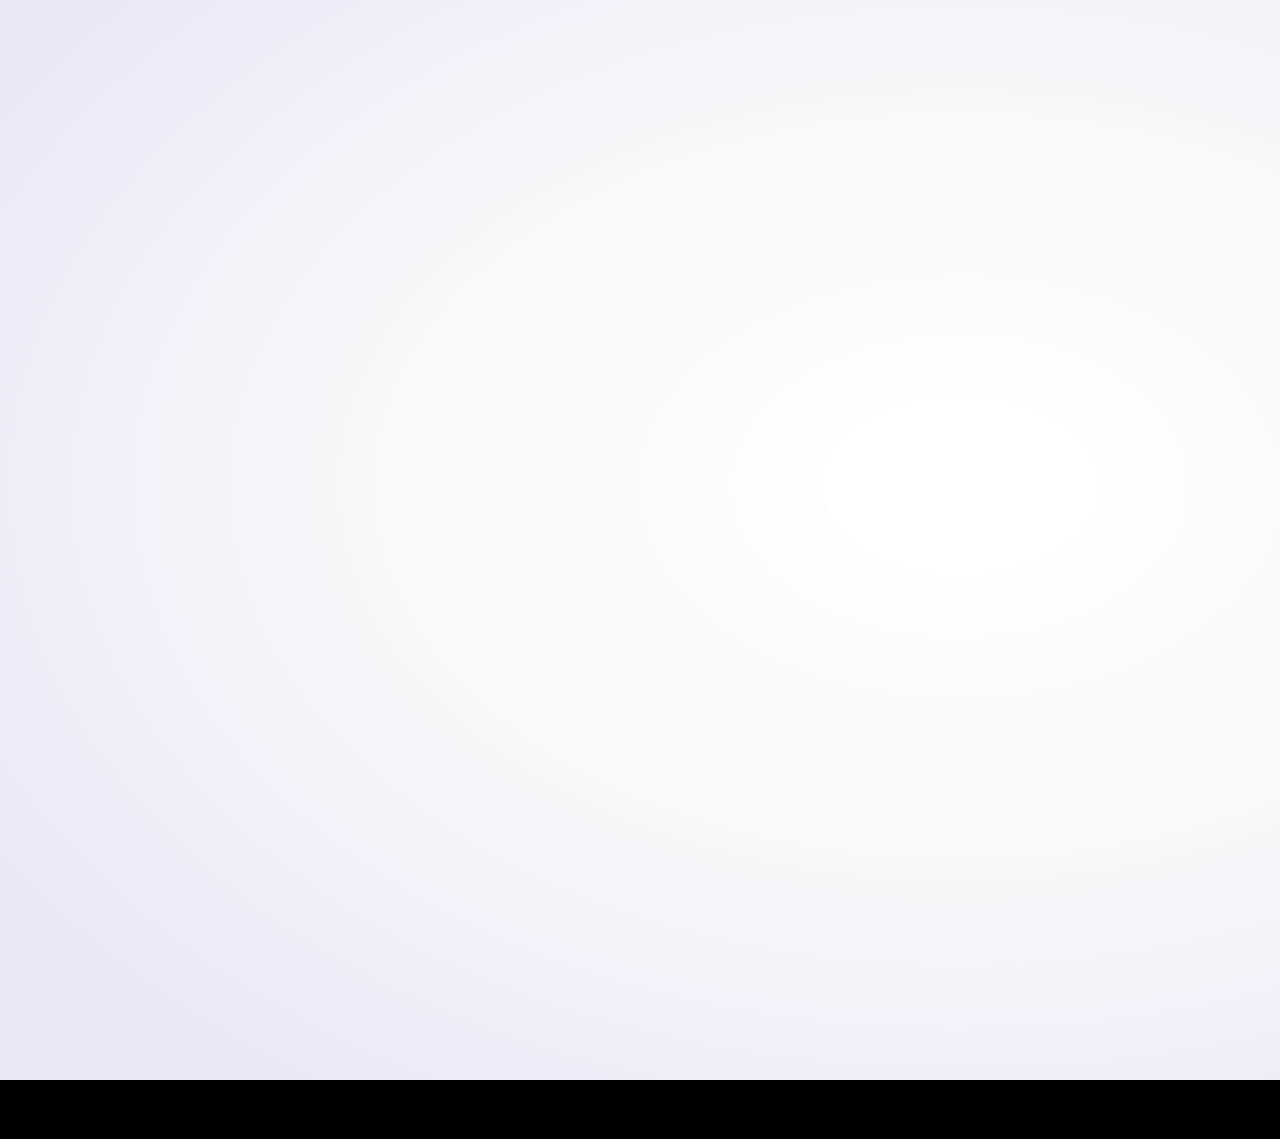
<file: promo/source/scene.html>
<!doctype html>
<html>
<head>
<meta charset="utf-8">
<link rel="stylesheet" href="dl/fonts-local.css">
<style>
:root {
  --cream: #fbf1d9; --gold: #f4d995; --moon: #c8c3ff;
  --n-text: #e9e6f8; --n-muted: #a8a6c9; --n-line: rgba(200,195,255,.16);
  --ink: #17153d; --serif: "Fraunces", Georgia, serif; --sans: "Figtree", system-ui, sans-serif;
  --W: 1920px; --H: 1080px;
}
body.v { --W: 1080px; --H: 1920px; }
* { box-sizing: border-box; }
html, body { margin: 0; width: var(--W); height: var(--H); overflow: hidden; background: #000; }
body { font-family: var(--sans); -webkit-font-smoothing: antialiased; position: relative; }
.layer { position: absolute; inset: 0; }
.serif { font-family: var(--serif); font-weight: 350; font-variation-settings: "SOFT" 100, "WONK" 0; letter-spacing: -0.035em; }
em { font-style: italic; color: var(--moon); }
.hide { visibility: hidden; }

/* ---------- glare ---------- */
#glare { background: radial-gradient(60% 70% at 50% 45%, #ffffff 0%, #f6f5fb 60%, #e9e7f3 100%); }
#bloom { background: radial-gradient(40% 45% at 50% 45%, rgba(255,255,255,1), rgba(255,255,255,0)); mix-blend-mode: screen; }
#gtext { position: absolute; inset: 0; display: flex; flex-direction: column; align-items: center; justify-content: center; gap: 34px; text-align: center; color: var(--ink); padding: 0 70px 80px; }
#g1 { font: 700 60px var(--sans); letter-spacing: .1em; text-transform: uppercase; color: #2c2960; }
#g2 { font-size: 132px; line-height: 1; }
body.v #g1 { font-size: 64px; }
body.v #g2 { font-size: 124px; }

/* ---------- night ---------- */
#night { background:
    radial-gradient(110% 60% at 50% 108%, #7a3f86 0%, rgba(91,50,119,.55) 28%, rgba(27,29,92,0) 60%),
    linear-gradient(180deg, #080b2b 0%, #0e1242 40%, #1c1d5e 72%, #33236f 100%); }
.star { position: absolute; border-radius: 50%; background: #fff; }
#grain { opacity: .14; mix-blend-mode: overlay; }

/* ---------- brand intro ---------- */
#brand { position: absolute; inset: 0; display: flex; flex-direction: column; align-items: center; justify-content: center; padding-bottom: 40px; }
#b-iconwrap { position: relative; }
#b-icon { width: 260px; height: 260px; border-radius: 58px; display: block; box-shadow: 0 40px 120px -20px rgba(160,140,255,.55), 0 0 0 1px rgba(255,255,255,.08); }
#b-glow { position: absolute; left: 50%; top: 50%; width: 760px; height: 760px; translate: -50% -50%; border-radius: 50%; background: radial-gradient(circle, rgba(200,195,255,.35), rgba(200,195,255,0) 60%); }
#wordmark { font-size: 150px; color: var(--cream); margin-top: 34px; line-height: 1; }
#tagline { font: 500 36px var(--sans); color: var(--n-muted); margin-top: 24px; text-align: center; padding: 0 60px; }

/* ---------- phones ---------- */
.pw { position: absolute; transform-origin: 0 0; }
.phone { width: 470px; height: 960px; border-radius: 72px; background: #0c0c12; padding: 14px;
  box-shadow: 0 0 0 2px #2b2b3a, 0 60px 140px -30px rgba(0,0,0,.8), 0 0 120px -10px rgba(140,120,255,.22); }
.screen { position: relative; width: 100%; height: 100%; border-radius: 58px; overflow: hidden; }
.site { position: absolute; inset: 0;
  --bg: #fff; --head: #fafbfc; --tx: #1f2328; --title: #12161b; --sub: #6a737d; --nv: #4a5560; --rule: #e3e6ea; --quote: #f4f6f8; --qtext: #333a42; --bar: rgba(246,246,248,.94); --sb: #000; --acc: #0b62c4;
  background: var(--bg); color: var(--tx); font: 19px/1.6 "Gelasio", Georgia, serif; }
.site.dark { --bg: #1b1c20; --head: #202126; --tx: #d3d6db; --title: #eceef1; --sub: #959ca5; --nv: #aab1b9; --rule: #33353b; --quote: #25272c; --qtext: #c9ccd1; --bar: rgba(38,39,45,.94); --sb: #fff; --acc: #7fb2f0; }
.sbar { height: 56px; display: flex; align-items: flex-end; justify-content: space-between; padding: 0 34px 6px 46px; font: 600 18px var(--sans); color: var(--sb); background: var(--head); }
.sbar .r { display: flex; gap: 6px; align-items: center; }
.bat { width: 28px; height: 13px; border-radius: 4px; border: 1.5px solid var(--sb); position: relative; }
.bat::after { content: ""; position: absolute; inset: 1.5px; right: 6px; background: var(--sb); border-radius: 2px; }
.site header { display: flex; align-items: center; justify-content: space-between; padding: 14px 26px 16px; background: var(--head); border-bottom: 1px solid var(--rule); font-family: var(--sans); }
.logo { font-weight: 800; font-size: 25px; letter-spacing: -.5px; color: var(--title); }
.logo b { color: #d4572b; font-weight: 800; }
.nav { display: flex; gap: 16px; color: var(--nv); font-size: 17px; font-weight: 500; }
.art { padding: 22px 26px; }
.kick { font: 700 14px var(--sans); letter-spacing: .14em; color: #d4572b; text-transform: uppercase; }
.ttl { font-weight: 700; font-size: 37px; line-height: 1.12; color: var(--title); margin: 10px 0; letter-spacing: -.3px; }
.by { font: 500 15px var(--sans); color: var(--sub); }
.photo { display: block; width: 100%; height: 222px; object-fit: cover; border-radius: 12px; margin: 18px 0 8px; }
.cap { font: 14px/1.4 var(--sans); color: var(--sub); }
.art p { margin: 16px 0 0; }
.lnk { color: var(--acc); text-decoration: underline; text-decoration-thickness: 1.5px; text-underline-offset: 3px; }
.q { margin-top: 18px; padding: 14px 18px; border-left: 4px solid var(--acc); background: var(--quote); color: var(--qtext); font-style: italic; border-radius: 0 8px 8px 0; }
.urlbar { position: absolute; left: 0; right: 0; bottom: 0; height: 110px; background: var(--bar); border-top: 1px solid var(--rule); padding: 14px 20px; }
.pill { height: 50px; border-radius: 16px; background: var(--quote); display: flex; align-items: center; justify-content: center; gap: 8px; font: 500 18px var(--sans); color: var(--title); }
.pill img { width: 22px; height: 22px; border-radius: 6px; }
.divider { position: absolute; top: 0; bottom: 0; width: 3px; margin-left: -1.5px; background: var(--cream); box-shadow: 0 0 24px 4px rgba(251,241,217,.85); opacity: 0; }
.ring { position: absolute; left: 26px; width: 414px; height: 222px; border-radius: 14px; box-shadow: 0 0 0 3px var(--gold), 0 0 40px 6px rgba(244,217,149,.6); opacity: 0; }
.plabel { position: absolute; font: 600 32px var(--sans); color: var(--n-muted); text-align: center; width: 470px; letter-spacing: .02em; }
.plabel.on { color: var(--gold); }

/* duo layout */
#duo-title { position: absolute; left: 0; right: 0; text-align: center; color: var(--cream); line-height: 1; }
.h #duo-title, .h #duo-title2 { top: 64px; font-size: 92px; }
.v #duo-title, .v #duo-title2 { top: 250px; font-size: 104px; padding: 0 70px; }
#duo-title2 { position: absolute; left: 0; right: 0; text-align: center; color: var(--cream); line-height: 1; }
.h #pwA { left: 470px; top: 262px; transform: scale(.9); }
.h #pwB { left: 1027px; top: 262px; transform: scale(.9); }
.h #labA { left: 446px; top: 190px; } .h #labB { left: 1003px; top: 190px; }
.h .plabel { transform: scale(.9); }
.v #pwA { left: 52px; top: 780px; transform: scale(.98); }
.v #pwB { left: 568px; top: 780px; transform: scale(.98); }
.v #labA { left: 55px; top: 690px; } .v #labB { left: 571px; top: 690px; }
.v .plabel { font-size: 36px; }

/* single phone layout */
.h #pwC { left: 1150px; top: 60px; }
.v #pwC { left: 317px; top: 620px; transform: scale(.95); }

/* copy */
.copy { position: absolute; }
.h .copy { left: 180px; top: 0; bottom: 0; width: 820px; display: flex; flex-direction: column; justify-content: center; }
.v .copy { left: 70px; right: 70px; top: 170px; text-align: center; display: flex; flex-direction: column; align-items: center; }
.kicker { font: 700 24px var(--sans); letter-spacing: .2em; text-transform: uppercase; color: var(--gold); margin-bottom: 26px; }
.copy h2 { margin: 0; font-size: 108px; line-height: 1.0; color: var(--cream); }
.copy p { font: 500 32px/1.4 var(--sans); color: var(--n-muted); margin: 28px 0 0; max-width: 640px; }
.v .copy h2 { font-size: 100px; }
.v .copy p { font-size: 34px; margin-top: 22px; }

/* style picker */
#picker { position: absolute; display: flex; flex-direction: column; gap: 22px; }
.h #picker { left: 180px; top: 700px; }
.v #picker { left: 0; right: 0; top: 1600px; align-items: center; }
.chips { display: flex; gap: 12px; flex-wrap: wrap; }
.v .chips { justify-content: center; max-width: 960px; }
.sc { display: inline-flex; align-items: center; gap: 10px; padding: 12px 22px 12px 14px; border-radius: 999px; border: 1px solid var(--n-line); background: rgba(200,195,255,.07); font: 600 24px var(--sans); color: var(--n-muted); }
.sc i { width: 26px; height: 26px; border-radius: 50%; border: 2px solid rgba(255,255,255,.25); }
.sc.on { background: var(--cream); color: #121230; border-color: var(--cream); }
.dots { display: flex; gap: 16px; align-items: center; font: 600 22px var(--sans); color: var(--n-muted); }
.v .dots { justify-content: center; }
.dot { width: 34px; height: 34px; border-radius: 50%; box-shadow: 0 0 0 0 var(--cream); }

/* menu card */
#menu { position: absolute; width: 470px; padding: 22px; border-radius: 26px; background: rgba(28,30,72,.9); border: 1px solid var(--n-line); backdrop-filter: blur(20px); box-shadow: 0 40px 100px -20px rgba(0,0,0,.7); color: var(--n-text); }
.h #menu { left: 960px; top: 640px; }
.v #menu { zoom: 1.3; left: 180px; top: 940px; }
.h #c2 { justify-content: flex-start; padding-top: 220px; }
.m-head { display: flex; gap: 14px; align-items: center; }
.m-head img { width: 54px; height: 54px; border-radius: 13px; }
.m-head b { display: block; font-size: 24px; }
.m-head small { font-size: 17px; color: var(--n-muted); }
.seg { position: relative; display: grid; grid-template-columns: 1fr 1.35fr 1fr; margin-top: 20px; padding: 5px; border-radius: 16px; background: rgba(0,0,0,.3); }
.seg span { position: relative; z-index: 1; text-align: center; padding: 13px 0; font: 600 19px var(--sans); color: var(--n-muted); }
.seg span.on { color: #121230; }
#thumb { position: absolute; top: 5px; bottom: 5px; border-radius: 12px; background: var(--cream); box-shadow: 0 6px 18px rgba(0,0,0,.3); }
#mstatus { margin-top: 16px; font: 500 18px var(--sans); color: var(--n-muted); display: flex; align-items: center; gap: 10px; }
#mstatus i { width: 10px; height: 10px; border-radius: 50%; background: #5ad17a; display: inline-block; }

/* centered stacks */
.stack { position: absolute; inset: 0; display: flex; flex-direction: column; align-items: center; justify-content: center; text-align: center; padding: 0 80px; }
#p-title { font-size: 124px; color: var(--cream); line-height: 1; }
#p-sub { font: 500 36px/1.35 var(--sans); color: var(--n-muted); margin-top: 28px; }
#chips { display: flex; justify-content: center; flex-wrap: wrap; gap: 22px; margin-top: 56px; max-width: 1200px; }
.v #chips { max-width: 760px; }
.chip { display: inline-flex; align-items: center; gap: 12px; padding: 18px 30px 18px 22px; border-radius: 999px; border: 1px solid var(--n-line); background: rgba(200,195,255,.08); font: 600 30px var(--sans); color: var(--n-text); }
.chip svg { width: 30px; height: 30px; color: var(--gold); }
#f-num { font-size: 300px; line-height: .9; color: var(--gold); font-weight: 300; }
#f-title { font-size: 100px; color: var(--cream); line-height: 1; margin-top: 30px; }
#f-sub { font: 500 36px/1.35 var(--sans); color: var(--n-muted); margin-top: 26px; }

/* end card */
#e-icon { width: 150px; height: 150px; border-radius: 34px; box-shadow: 0 30px 100px -20px rgba(160,140,255,.6); }
#e-name { font-size: 190px; color: var(--cream); line-height: .95; margin-top: 30px; text-shadow: 0 0 80px rgba(251,241,217,.25); }
#e-title { font-size: 64px; color: var(--n-text); line-height: 1.05; margin-top: 22px; }
#e-row { display: flex; align-items: center; gap: 40px; margin-top: 44px; }
#e-col { display: flex; flex-direction: column; align-items: flex-start; gap: 16px; text-align: left; }
#e-qr { display: flex; flex-direction: column; align-items: center; gap: 8px; padding: 14px 14px 10px; border-radius: 22px; background: var(--cream); box-shadow: 0 24px 70px -14px rgba(251,241,217,.45); }
#e-qr img { width: 150px; height: 150px; display: block; }
#e-qr span { font: 700 15px var(--sans); color: #121230; letter-spacing: .02em; }
#e-link { font: 600 30px var(--sans); color: var(--cream); letter-spacing: .01em; border-bottom: 2px solid rgba(251,241,217,.35); padding-bottom: 4px; }
#e-btn { display: inline-flex; align-items: center; gap: 16px; padding: 18px 40px 18px 30px; border-radius: 22px; background: var(--cream); color: #121230; box-shadow: 0 0 0 1px rgba(255,255,255,.5) inset, 0 24px 70px -14px rgba(251,241,217,.6); }
#e-btn svg { width: 42px; height: 50px; }
#e-btn span { display: grid; line-height: 1.05; text-align: left; }
#e-btn small { font-size: 18px; font-weight: 500; }
#e-btn b { font-size: 38px; font-weight: 600; letter-spacing: -.015em; }
#e-sub { font: 500 24px var(--sans); color: var(--n-muted); }
.v #e-icon { width: 240px; height: 240px; border-radius: 54px; }
.v #e-name { font-size: 230px; }
.v #e-title { font-size: 76px; }
.v #e-qr img { width: 200px; height: 200px; }
.v #e-row { margin-top: 60px; }
</style>
</head>
<body>
<svg width="0" height="0" style="position:absolute">
  <symbol id="i-apple" viewBox="0 0 24 24"><path fill="currentColor" d="M16.37 12.73c-.02-2.45 2-3.63 2.09-3.69-1.14-1.67-2.91-1.9-3.54-1.92-1.5-.15-2.94.89-3.7.89-.77 0-1.94-.87-3.19-.85-1.64.03-3.15.96-4 2.42-1.71 2.96-.44 7.34 1.22 9.74.82 1.17 1.79 2.49 3.06 2.44 1.23-.05 1.69-.79 3.18-.79 1.48 0 1.9.79 3.19.77 1.32-.03 2.16-1.19 2.96-2.37.94-1.36 1.32-2.69 1.34-2.75-.03-.02-2.57-.99-2.61-3.89ZM13.94 5.53c.67-.82 1.13-1.95 1-3.08-.97.04-2.15.65-2.85 1.46-.62.72-1.17 1.88-1.03 2.98 1.08.08 2.2-.55 2.88-1.36Z"/></symbol>
  <symbol id="i-check" viewBox="0 0 24 24"><path fill="none" stroke="currentColor" stroke-width="2.6" stroke-linecap="round" stroke-linejoin="round" d="m5 12.5 4.5 4.5L19 7.5"/></symbol>
  <filter id="noise"><feTurbulence type="fractalNoise" baseFrequency=".9" numOctaves="2" stitchTiles="stitch"/></filter>
</svg>

<div class="layer" id="nightwrap">
  <div class="layer" id="night"></div>
  <div class="layer" id="stars"></div>
  <svg class="layer" id="grain" width="100%" height="100%"><rect width="100%" height="100%" filter="url(#noise)"/></svg>

  <div id="brand">
    <div id="b-iconwrap"><div id="b-glow"></div><img id="b-icon" src="../../icon.png"></div>
    <div id="wordmark" class="serif">Dimlight</div>
    <div id="tagline">Dark mode for every website in Safari</div>
  </div>

  <!-- duo -->
  <div id="duo-title" class="serif">Every website, <em>gently dark.</em></div>
  <div id="duo-title2" class="serif">Photos keep their <em>true colors.</em></div>
  <div class="plabel" id="labA">Without</div>
  <div class="plabel on" id="labB">With Dimlight</div>
  <div class="pw" id="pwA"><div class="phone" id="phA"><div class="screen"><div class="site s-l"></div></div></div></div>
  <div class="pw" id="pwB"><div class="phone" id="phB"><div class="screen"><div class="site s-l"></div><div class="site dark s-d"></div><div class="ring"></div><div class="divider"></div></div></div></div>

  <!-- styles + menu -->
  <div class="copy" id="c2"><div class="kicker">Make it yours</div><h2 class="serif">Your style. <em>Your colors.</em></h2><p>Five dark styles, your own accent and contrast.</p></div>
  <div class="copy" id="c3"><div class="kicker">Your choice</div><h2 class="serif">Site by site, <em>one tap</em> away.</h2><p>Auto, Always dark or Off. Dimlight remembers.</p></div>
  <div class="pw" id="pwC"><div class="phone" id="phC"><div class="screen"><div class="site s-l"></div><div class="site dark s-d" id="sC"></div></div></div></div>
  <div id="picker">
    <div class="chips" id="schips"></div>
    <div class="dots" id="sdots"><span>Accent</span></div>
  </div>
  <div id="menu">
    <div class="m-head"><img src="../../icon.png"><div><b>Dimlight</b><small>fieldnotes.example.com</small></div></div>
    <div class="seg"><div id="thumb"></div><span id="o0">Auto</span><span id="o1">Always dark</span><span id="o2">Off</span></div>
    <div id="mstatus"><i></i><span id="mtext">Darkened by Dimlight</span></div>
  </div>

  <div class="stack" id="priv">
    <div class="serif" id="p-title">Private by <em>design.</em></div>
    <div id="p-sub">Everything happens on your device.</div>
    <div id="chips">
      <span class="chip"><svg><use href="#i-check"/></svg>No account</span>
      <span class="chip"><svg><use href="#i-check"/></svg>No analytics</span>
      <span class="chip"><svg><use href="#i-check"/></svg>No ads</span>
      <span class="chip"><svg><use href="#i-check"/></svg>No servers</span>
    </div>
  </div>
  <div class="stack" id="free">
    <div class="serif" id="f-num">$0</div>
    <div class="serif" id="f-title">Free. <em>Really.</em></div>
    <div id="f-sub">iPhone, iPad and Mac. No subscription.</div>
  </div>
  <div class="stack" id="end">
    <img id="e-icon" src="../../icon.png">
    <div class="serif" id="e-name">Dimlight</div>
    <div class="serif" id="e-title">Rest your eyes <em>tonight.</em></div>
    <div id="e-row">
      <div id="e-qr"><img src="dl/qr.svg"><span>Scan to download</span></div>
      <div id="e-col">
        <div id="e-btn"><svg><use href="#i-apple"/></svg><span><small>Download on the</small><b>App Store</b></span></div>
        <div id="e-sub">Free for iPhone, iPad and Mac</div>
      </div>
    </div>
  </div>
</div>

<div class="layer" id="glarewrap">
  <div class="layer" id="glare"></div>
  <div id="gtext"><div id="g1">It's 11:47 PM</div><div class="serif" id="g2">The web is <em style="color:#17153d">blinding.</em></div></div>
  <div class="layer" id="bloom"></div>
</div>

<template id="article">
  <div class="sbar"><span>11:47</span><span class="r"><span style="font-size:15px">5G</span><span class="bat"></span></span></div>
  <header><div class="logo">Field<b>Notes</b></div><div class="nav"><span>Travel</span><span>Science</span><span>Ideas</span></div></header>
  <div class="art">
    <div class="kick">Outdoors</div>
    <div class="ttl">The quiet lakes worth the long drive north</div>
    <div class="by">By Lena Hart · 8 min read</div>
    <img class="photo" src="dl/lake.png">
    <div class="cap">Morning light over the water, an hour after sunrise.</div>
    <p>Most people drive straight past the turnoff. Then the trees open up and the water appears. The <span class="lnk">full route and campsite list</span> is at the end.</p>
    <div class="q">“You don’t come here for the view. You come for the silence.”</div>
  </div>
  <div class="urlbar"><div class="pill"><img src="../../icon.png">fieldnotes.example.com</div></div>
</template>

<script>
const V = new URLSearchParams(location.search).has("v");
document.body.classList.add(V ? "v" : "h");
const $ = id => document.getElementById(id);
document.querySelectorAll(".site").forEach(s => s.appendChild($("article").content.cloneNode(true)));

// stars
let seed = 7; const rnd = () => (seed = (seed * 16807) % 2147483647) / 2147483647;
const W = V ? 1080 : 1920, H = V ? 1920 : 1080, stars = [];
for (let i = 0; i < (V ? 160 : 140); i++) {
  const s = document.createElement("div"); s.className = "star";
  const r = 1 + rnd() * 2.4;
  Object.assign(s.style, { width: r + "px", height: r + "px", left: rnd() * W + "px", top: rnd() * H * .72 + "px" });
  $("stars").appendChild(s); stars.push({ s, ph: rnd() * 6.28, sp: .6 + rnd() * 1.4, base: .25 + rnd() * .6 });
}

// styles (bg, head, tx, title, sub, nv, rule, quote, qtext, bar) + accent
const STY = [
  ["Dim",      ["#1b1c20","#202126","#d3d6db","#eceef1","#959ca5","#aab1b9","#33353b","#25272c","#c9ccd1","#26272d"], "#7fb2f0"],
  ["Black",    ["#000000","#0a0a0c","#cdd0d5","#f3f4f6","#868c94","#a3a9b1","#1f2024","#121316","#c4c7cc","#0d0d10"], "#7fd6a4"],
  ["Soft",     ["#2c2d35","#32333c","#c3c5cc","#dcdee4","#9a9ca6","#acaeb8","#40414b","#363741","#bfc1c8","#363740"], "#c3b2ff"],
  ["Warm",     ["#221c16","#29221b","#e3d6c2","#f4e9d7","#a9997f","#bfae93","#3a3128","#2e271f","#dacdb8","#2f2820"], "#f2b366"],
  ["Midnight", ["#0f1532","#141b3c","#cdd4ee","#e9ecfb","#8f98c2","#a6aed4","#252e57","#19214a","#c6cdea","#182046"], "#f08fb0"],
];
const KEYS = ["--bg","--head","--tx","--title","--sub","--nv","--rule","--quote","--qtext","--bar"];
STY.forEach(([name, c, acc], i) => {
  const ch = document.createElement("span"); ch.className = "sc"; ch.innerHTML = `<i style="background:${c[0]}"></i>${name}`; $("schips").appendChild(ch);
  const d = document.createElement("span"); d.className = "dot"; d.style.background = acc; $("sdots").appendChild(d);
});
const hex = h => [1,3,5].map(i => parseInt(h.slice(i, i + 2), 16));
const mix = (a, b, p) => { const A = hex(a), B = hex(b); return `rgb(${A.map((v, i) => Math.round(v + (B[i] - v) * p)).join(",")})`; };

const clamp = (v, a = 0, b = 1) => Math.min(b, Math.max(a, v));
const lerp = (a, b, p) => a + (b - a) * p;
const eOut = p => 1 - Math.pow(1 - p, 3);
const eInOut = p => p < .5 ? 4 * p * p * p : 1 - Math.pow(-2 * p + 2, 3) / 2;
const eBack = p => { const c = 1.4; return 1 + (c + 1) * Math.pow(p - 1, 3) + c * Math.pow(p - 1, 2); };
const prog = (t, a, d) => clamp((t - a) / d);

function show(el, t, a, b, o = {}) {
  const dy = o.dy ?? 30, din = o.din ?? .7, dout = o.dout ?? .45, blur = o.blur ?? 10;
  const pi = eOut(prog(t, a, din)), po = b == null ? 0 : eInOut(prog(t, b, dout));
  const op = pi * (1 - po);
  el.style.opacity = op; el.style.visibility = op <= .001 ? "hidden" : "visible";
  el.style.transform = `translateY(${(1 - pi) * dy - po * (o.dyOut ?? 20)}px) ${o.extra || ""}`;
  el.style.filter = `blur(${(1 - pi) * blur + po * (o.blurOut ?? 8)}px)`;
  return op;
}
// gentle phone entrance: fade + blur + slight settle, no slide
function phoneShow(el, t, a, b) {
  const pi = eOut(prog(t, a, 1.1)), po = b == null ? 0 : eInOut(prog(t, b, .6));
  const op = pi * (1 - po);
  el.style.opacity = op; el.style.visibility = op <= .001 ? "hidden" : "visible";
  el.style.filter = `blur(${(1 - pi) * 14 + po * 10}px)`;
  el.style.transform = `scale(${lerp(1.025, 1, pi) * lerp(1, .98, po)})`;
  el.style.transformOrigin = "50% 40%";
}

function render(t) {
  // ---- glare 0 - 3.3
  const reveal = eInOut(prog(t, 2.35, 1.0)), R = reveal * (V ? 1500 : 1250);
  $("glarewrap").style.webkitMaskImage = reveal <= 0 ? "none" : `radial-gradient(circle at 50% 45%, transparent ${R}px, #000 ${R + 120}px)`;
  $("glarewrap").style.display = reveal >= 1 ? "none" : "block";
  show($("g1"), t, .2, null, { dy: 20 });
  show($("g2"), t, .7, null, { dy: 40, blur: 16 });
  $("bloom").style.opacity = .3 + .45 * eInOut(prog(t, .8, 1.6));

  for (const st of stars) st.s.style.opacity = st.base * (.6 + .4 * Math.sin(t * st.sp + st.ph)) * eOut(prog(t, 2.6, 1.2));
  $("night").style.transform = `scale(${1.04 + .02 * Math.sin(t * .3)})`;

  // ---- brand 2.75 - 4.9
  const bi = eBack(prog(t, 2.75, .9)), bo = eInOut(prog(t, 4.55, .5));
  $("b-icon").style.opacity = clamp(prog(t, 2.75, .4)) * (1 - bo);
  $("b-icon").style.transform = `scale(${lerp(.6, 1, bi) * lerp(1, .9, bo)}) translateY(${-bo * 30}px)`;
  $("b-glow").style.opacity = eOut(prog(t, 2.9, 1)) * (1 - bo);
  show($("wordmark"), t, 3.2, 4.55);
  show($("tagline"), t, 3.55, 4.55, { dy: 20 });

  // ---- duo 4.9 - 8.9
  phoneShow($("phA"), t, 4.95, 8.6);
  phoneShow($("phB"), t, 5.1, 8.6);
  show($("labA"), t, 5.3, 8.6, { dy: 12 });
  show($("labB"), t, 5.45, 8.6, { dy: 12 });
  show($("duo-title"), t, 5.0, 7.25);
  show($("duo-title2"), t, 7.45, 8.6);
  const wipe = eInOut(prog(t, 5.9, 1.6)) * 100, B = $("phB");
  B.querySelector(".s-d").style.clipPath = `inset(0 ${100 - wipe}% 0 0)`;
  const dv = B.querySelector(".divider"); dv.style.left = wipe + "%"; dv.style.opacity = (wipe > .5 && wipe < 99.5) ? 1 : 0;
  const ring = B.querySelector(".ring"), ph = B.querySelector(".s-d .photo");
  ring.style.top = ph.offsetTop + "px";
  const rg = eOut(prog(t, 7.5, .5)) * (1 - eInOut(prog(t, 8.4, .3)));
  ring.style.opacity = rg * (.8 + .2 * Math.sin(t * 4));
  // also ring the light phone's photo so the comparison reads
  // ---- styles 8.9 - 12.3
  phoneShow($("phC"), t, 8.9, 14.5);
  show($("c2"), t, 9.0, 12.15);
  show($("picker"), t, 9.3, 12.15, { dy: 20 });
  const steps = [9.0, 9.65, 10.3, 10.95, 11.6];
  let idx = 0; steps.forEach((s, i) => { if (t >= s) idx = i; });
  const prev = Math.max(0, idx - 1), p = idx === 0 ? 1 : eInOut(prog(t, steps[idx], .35));
  const from = STY[prev], to = STY[idx], sC = $("sC");
  KEYS.forEach((k, i) => sC.style.setProperty(k, mix(from[1][i], to[1][i], p)));
  sC.style.setProperty("--acc", mix(from[2], to[2], p));
  [...$("schips").children].forEach((c, i) => c.classList.toggle("on", i === idx));
  [...$("sdots").querySelectorAll(".dot")].forEach((d, i) => {
    const on = i === idx;
    d.style.boxShadow = on ? `0 0 0 4px #121230, 0 0 0 7px var(--cream)` : "none";
    d.style.transform = `scale(${on ? 1.1 : .9})`;
  });

  // ---- menu 12.3 - 14.5
  show($("c3"), t, 12.4, 14.4);
  const mi = eBack(prog(t, 12.5, .7)), mo = eInOut(prog(t, 14.3, .45));
  $("menu").style.opacity = clamp(prog(t, 12.5, .3)) * (1 - mo);
  $("menu").style.visibility = (t < 12.45 || t > 14.8) ? "hidden" : "visible";
  $("menu").style.transform = `translateY(${(1 - mi) * 50 + mo * 40}px) scale(${lerp(.92, 1, mi)})`;
  const segs = [0, 1, 2].map(i => $("o" + i)), box = i => [segs[i].offsetLeft, segs[i].offsetWidth];
  const p1 = eInOut(prog(t, 13.1, .35)), p2 = eInOut(prog(t, 13.85, .35));
  const [x0, w0] = box(0), [x1, w1] = box(1), [x2, w2] = box(2);
  $("thumb").style.left = lerp(lerp(x0, x2, p1), x1, p2) + "px";
  $("thumb").style.width = lerp(lerp(w0, w2, p1), w1, p2) + "px";
  const sel = t < 13.25 ? 0 : t < 14.0 ? 2 : 1;
  segs.forEach((s, i) => s.classList.toggle("on", i === sel));
  $("mtext").textContent = ["Darkened by Dimlight", "Always dark on this website", "Off for this website"][sel];
  $("mstatus").querySelector("i").style.background = sel === 2 ? "#8b88ad" : "#5ad17a";
  const offAmt = eInOut(prog(t, 13.2, .45)) * (1 - eInOut(prog(t, 13.95, .45)));
  sC.style.opacity = 1 - offAmt;

  // ---- privacy 14.7 - 16.3
  show($("p-title"), t, 14.7, 16.2, { dy: 40, blur: 14 });
  show($("p-sub"), t, 14.95, 16.2);
  $("priv").style.visibility = t > 14.6 && t < 16.8 ? "visible" : "hidden";
  [...$("chips").children].forEach((c, i) => {
    const a = 15.15 + i * .13, pi = eBack(prog(t, a, .55)), po = eInOut(prog(t, 16.2, .4));
    c.style.opacity = clamp(prog(t, a, .3)) * (1 - po);
    c.style.transform = `translateY(${(1 - pi) * 30 - po * 20}px) scale(${lerp(.9, 1, pi)})`;
  });

  // ---- free 16.45 - 17.6
  $("free").style.visibility = t > 16.4 && t < 18.1 ? "visible" : "hidden";
  show($("f-num"), t, 16.45, 17.55, { dy: 50, blur: 18 });
  show($("f-title"), t, 16.65, 17.55);
  show($("f-sub"), t, 16.8, 17.55);

  // ---- end 17.75 - 20
  $("end").style.visibility = t > 17.7 ? "visible" : "hidden";
  const ei = eBack(prog(t, 17.75, .8));
  $("e-icon").style.opacity = clamp(prog(t, 17.75, .35));
  $("e-icon").style.transform = `scale(${lerp(.7, 1, ei)})`;
  show($("e-name"), t, 17.95, null, { dy: 40, blur: 16, din: .8 });
  show($("e-title"), t, 18.3, null, { dy: 24 });
  show($("e-qr"), t, 18.55, null, { dy: 24 });
  show($("e-btn"), t, 18.7, null, { dy: 24 });
  show($("e-sub"), t, 19.0, null, { dy: 16 });
}
window.render = render;
render(0);
</script>
</body>
</html>
</file>
<file: style.css>
/* Dimlight — site styles (shared by the home page and the privacy policy) */

:root {
  color-scheme: light;
  /* Page (day side) */
  --page: #e6e1f5;
  --card: #f4f1fb;
  --card-2: #ffffff;
  --ink: #17153d;
  --ink-2: #3b3866;
  --muted: #6a6791;
  --line: rgba(23, 21, 61, 0.1);
  /* Night panels */
  --night: #0b0e33;
  --night-2: #141850;
  --dusk: #5b3277;
  --cream: #fbf1d9;
  --gold: #f4d995;
  --moon: #c8c3ff;
  --n-text: #e9e6f8;
  --n-muted: #a8a6c9;
  --n-line: rgba(200, 195, 255, 0.14);

  --radius: 32px;
  --serif: "Fraunces", "Iowan Old Style", Georgia, serif;
  --sans: "Figtree", -apple-system, BlinkMacSystemFont, "Segoe UI", system-ui, sans-serif;
  --gutter: clamp(16px, 4vw, 40px);
  --frame: clamp(8px, 1.6vw, 24px);
}

* { box-sizing: border-box; }
html { scroll-behavior: smooth; scroll-padding-top: 100px; -webkit-text-size-adjust: 100%; }
body { margin: 0; background: var(--page); color: var(--ink); font: 17px/1.55 var(--sans); -webkit-font-smoothing: antialiased; overflow-x: hidden; }
img, svg { display: block; max-width: 100%; }
a { color: inherit; text-underline-offset: 3px; }
:focus-visible { outline: 2px solid #6b5cf0; outline-offset: 3px; border-radius: 8px; }
.sr-only { position: absolute; width: 1px; height: 1px; overflow: hidden; clip: rect(0 0 0 0); white-space: nowrap; }
.wrap { width: min(1160px, 100% - 2 * var(--gutter)); margin-inline: auto; }

h1, h2, .serif { font-family: var(--serif); font-weight: 350; font-optical-sizing: auto; font-variation-settings: "SOFT" 100, "WONK" 0; letter-spacing: -0.035em; text-wrap: balance; }
h2 { font-size: clamp(38px, 5.4vw, 70px); line-height: 1.02; margin: 0 0 18px; color: var(--ink); }
h2 em { font-style: italic; }
h3 { letter-spacing: -0.01em; }

/* ---------- Night panel (shared by hero, privacy, finale) ---------- */
.night {
  position: relative; overflow: hidden; isolation: isolate;
  margin: var(--frame);
  border-radius: var(--radius);
  color: var(--n-text);
  background:
    radial-gradient(110% 60% at 50% 105%, #7a3f86 0%, rgba(91, 50, 119, .55) 28%, rgba(27, 29, 92, 0) 60%),
    linear-gradient(180deg, #080b2b 0%, #0e1242 40%, #1c1d5e 72%, #33236f 100%);
}
.night h2 { color: var(--cream); }
.night h2 em { color: var(--moon); }
.grain { position: absolute; inset: 0; z-index: 3; pointer-events: none; opacity: .22; mix-blend-mode: overlay; }
.grain svg { width: 100%; height: 100%; }
.sky { position: absolute; inset: 0; z-index: -1; pointer-events: none; }
.sky > svg { position: absolute; inset: 0; width: 100%; height: 100%; }
.twinkle { transform-box: fill-box; transform-origin: center; animation: twinkle 4.5s ease-in-out infinite; }
@keyframes twinkle { 0%, 100% { opacity: 1; transform: scale(1); } 50% { opacity: .5; transform: scale(.8); } }

/* ---------- Buttons ---------- */
.btn-store {
  display: inline-flex; align-items: center; gap: 10px;
  padding: 10px 22px 10px 17px;
  background: var(--cream); color: #121230;
  border-radius: 16px; text-decoration: none;
  box-shadow: 0 0 0 1px rgba(255, 255, 255, .5) inset, 0 12px 40px -12px rgba(251, 241, 217, .55);
  transition: transform .2s ease, box-shadow .2s ease;
}
.btn-store:hover { transform: translateY(-2px); box-shadow: 0 0 0 1px rgba(255, 255, 255, .5) inset, 0 18px 50px -12px rgba(251, 241, 217, .75); }
.btn-store svg { width: 25px; height: 30px; flex: none; }
.btn-store span { display: grid; line-height: 1.05; text-align: left; }
.btn-store small { font-size: 11px; font-weight: 500; }
.btn-store b { font-size: 22px; font-weight: 600; letter-spacing: -0.015em; }
.btn-store.dark { background: var(--ink); color: var(--cream); box-shadow: 0 12px 30px -14px rgba(23, 21, 61, .6); }

.link-btn { display: inline-flex; align-items: center; gap: 8px; padding: 12px 20px; border-radius: 14px; text-decoration: none; font-weight: 600; font-size: 15px; background: var(--ink); color: var(--cream); transition: transform .2s; }
.link-btn:hover { transform: translateY(-1px); }
.link-btn.on-night { background: rgba(251, 241, 217, .1); color: var(--cream); border: 1px solid var(--n-line); }

/* ---------- Navigation ---------- */
.nav { position: fixed; inset: calc(var(--frame) + 14px) 0 auto; z-index: 50; display: flex; justify-content: center; gap: 8px; padding-inline: var(--gutter); pointer-events: none; }
.nav > * { pointer-events: auto; }
.nav-mark, .nav-pill { background: rgba(12, 15, 52, .55); border: 1px solid var(--n-line); backdrop-filter: blur(18px) saturate(150%); -webkit-backdrop-filter: blur(18px) saturate(150%); transition: background .3s; }
.nav-mark, .nav-pill { transition: background .3s, border-color .3s, box-shadow .3s; }
/* Once past the dark hero the menu turns to light frosted glass, so it reads over both the page and dark content. */
.nav.solid .nav-mark, .nav.solid .nav-pill { background: rgba(251, 250, 255, .9); border-color: rgba(23, 21, 61, .14); box-shadow: 0 1px 0 rgba(255, 255, 255, .9) inset, 0 14px 34px -14px rgba(23, 21, 61, .45); }
.nav.solid .nav-pill a { color: var(--ink-2); }
.nav.solid .nav-pill a:hover { color: var(--ink); background: rgba(23, 21, 61, .06); }
.nav.solid .nav-pill .nav-cta { background: var(--ink); color: var(--cream); }
.nav.solid .nav-pill .nav-cta:hover { background: #26235c; color: var(--cream); }
.nav-mark { display: grid; place-items: center; width: 58px; height: 58px; border-radius: 18px; }
.nav-mark img { width: 34px; height: 34px; border-radius: 9px; }
.nav-pill { display: flex; align-items: center; gap: 2px; padding: 6px 6px 6px 8px; border-radius: 18px; }
.nav-pill a { padding: 10px 14px; border-radius: 12px; color: #b9b7d8; font-size: 15px; text-decoration: none; transition: color .2s; }
.nav-pill a:hover { color: #fff; }
.nav-pill .nav-cta { margin-left: 8px; background: var(--cream); color: #121230; font-weight: 600; padding: 11px 18px; }
.nav-pill .nav-cta:hover { color: #121230; background: #fff7e4; }

/* ---------- Hero ---------- */
.hero { min-height: max(680px, min(100svh - 2 * var(--frame), 1000px)); display: grid; place-items: center; text-align: center; padding: 130px var(--gutter) calc(clamp(220px, 27vw, 440px) - 20px); }
.hero .copy { position: relative; z-index: 2; }
.hero h1 { color: var(--cream); font-size: clamp(50px, 7.8vw, 122px); line-height: .96; margin: 0 0 22px; text-shadow: 0 0 60px rgba(251, 241, 217, .18); }
.hero p { font-size: clamp(18px, 1.8vw, 22px); color: #e3e0f5; margin: 0 0 34px; }
.scene { position: absolute; inset: 0; z-index: 0; pointer-events: none; }
.scene svg { position: absolute; }
.moon { left: 4.5%; top: 17%; width: clamp(150px, 19vw, 290px); height: auto; filter: drop-shadow(0 0 18px rgba(246, 228, 178, .55)) drop-shadow(0 0 70px rgba(246, 228, 178, .25)); animation: bob 12s ease-in-out infinite; }
.cloud { right: 4%; top: 8%; width: clamp(190px, 21vw, 330px); height: auto; opacity: .95; animation: float 26s ease-in-out infinite; }
.land { left: 0; right: 0; bottom: 0; width: 100%; height: clamp(220px, 27vw, 440px); }
@keyframes bob { 0%, 100% { transform: translateY(0) rotate(0); } 50% { transform: translateY(-10px) rotate(-1.5deg); } }
@keyframes float { 0%, 100% { transform: translateX(0); } 50% { transform: translateX(-24px); } }

/* ---------- Statement + demo ---------- */
.statement { padding: clamp(100px, 13vw, 170px) 0 clamp(40px, 6vw, 64px); text-align: center; }
.statement h2 { max-width: 980px; margin-inline: auto; }
.statement p { color: var(--muted); font-size: 20px; max-width: 640px; margin: 0 auto; text-wrap: pretty; }

.browser { max-width: 1040px; margin-inline: auto; border-radius: 20px; overflow: hidden; background: #24252f; box-shadow: 0 2px 0 rgba(255, 255, 255, .6) inset, 0 60px 120px -40px rgba(30, 24, 90, .55), 0 0 0 1px rgba(23, 21, 61, .14); }
.chrome { display: grid; grid-template-columns: 70px 1fr 70px; align-items: center; padding: 12px 16px; background: #2a2b36; border-bottom: 1px solid rgba(0, 0, 0, .35); }
.dots { display: flex; gap: 7px; }
.dots i { width: 12px; height: 12px; border-radius: 50%; background: #ff5f57; }
.dots i:nth-child(2) { background: #febc2e; }
.dots i:nth-child(3) { background: #28c840; }
.url { justify-self: center; width: min(420px, 100%); padding: 6px 12px; border-radius: 8px; background: #1b1c24; color: #a8aabb; font-size: 13px; text-align: center; white-space: nowrap; overflow: hidden; text-overflow: ellipsis; }
.chrome-btn { justify-self: end; width: 28px; height: 28px; display: grid; place-items: center; border-radius: 7px; background: rgba(200, 195, 255, .14); }
.chrome-btn img { width: 18px; height: 18px; border-radius: 5px; }

.compare { position: relative; height: clamp(400px, 56vw, 580px); overflow: hidden; cursor: ew-resize; touch-action: pan-y; user-select: none; -webkit-user-select: none; --pos: 50%; }
.compare .site { position: absolute; inset: 0; pointer-events: none; }
.compare img { -webkit-user-drag: none; user-select: none; }
.compare .site.dark { clip-path: inset(0 calc(100% - var(--pos)) 0 0); }
.divider { position: absolute; top: 0; bottom: 0; left: var(--pos); width: 2px; margin-left: -1px; background: var(--cream); box-shadow: 0 0 20px rgba(251, 241, 217, .8); pointer-events: none; }
.knob { position: absolute; top: 50%; left: 50%; translate: -50% -50%; width: 48px; height: 48px; border-radius: 50%; display: grid; place-items: center; background: var(--cream); color: #121230; box-shadow: 0 10px 30px rgba(0, 0, 0, .4); }
.knob svg { width: 22px; height: 22px; }
.compare:has(input:focus-visible) .knob { outline: 3px solid #6b5cf0; outline-offset: 3px; }
.tag { position: absolute; bottom: 16px; padding: 6px 12px; border-radius: 999px; font-size: 12px; font-weight: 600; pointer-events: none; transition: opacity .2s; }
.tag.l { left: 16px; background: rgba(12, 15, 52, .85); color: var(--cream); }
.tag.r { right: 16px; background: rgba(255, 255, 255, .92); color: #1f2328; box-shadow: 0 2px 10px rgba(0, 0, 0, .12); }
.demo-note { text-align: center; color: var(--muted); font-size: 15px; margin: 20px 0 0; }

/* The sample website inside the browser */
.site { --bg: #fff; --head: #fafbfc; --tx: #1f2328; --title: #12161b; --sub: #6a737d; --nv: #4a5560; --rule: #e3e6ea; --quote: #f4f6f8; --qtext: #333a42; --link: #0b62c4;
  background: var(--bg); color: var(--tx); font: 16px/1.6 Georgia, "Times New Roman", serif; overflow: hidden; }
.site.dark { --bg: #1b1c20; --head: #202126; --tx: #d3d6db; --title: #eceef1; --sub: #959ca5; --nv: #aab1b9; --rule: #33353b; --quote: #25272c; --qtext: #c9ccd1; --link: #7fb2f0; }
.site header { display: flex; align-items: center; justify-content: space-between; padding: 13px 22px; border-bottom: 1px solid var(--rule); background: var(--head); font-family: var(--sans); }
.site .logo { font-weight: 800; font-size: 19px; letter-spacing: -0.4px; color: var(--title); }
.site .logo span { color: #d4502b; }
.site nav a { margin-left: 16px; color: var(--nv); font-size: 13px; }
.site article { max-width: 720px; margin: 0 auto; padding: 24px 22px 40px; }
.site .kicker { font: 600 11px/1 var(--sans); letter-spacing: 1.4px; text-transform: uppercase; color: #d4502b; }
.site .t { font-size: clamp(22px, 3.2vw, 31px); line-height: 1.15; font-weight: 700; margin: 10px 0 8px; color: var(--title); }
.site .by { font: 13px var(--sans); color: var(--sub); margin-bottom: 16px; }
.site .photo { width: 100%; aspect-ratio: 2 / 1; object-fit: cover; border-radius: 10px; }
.site .cap { font: 12px var(--sans); color: var(--sub); margin: 8px 0 14px; }
.site p { margin: 0 0 14px; }
.site .q { margin: 18px 0; padding: 12px 16px; background: var(--quote); border-left: 4px solid #d4502b; font-style: italic; color: var(--qtext); }
.site .lnk { color: var(--link); text-decoration: underline; }

/* ---------- Section heads ---------- */
.section { padding-top: clamp(110px, 14vw, 180px); }
.head { display: grid; grid-template-columns: 1fr minmax(0, 420px); gap: 24px 60px; align-items: end; margin-bottom: clamp(36px, 5vw, 56px); }
.head h2 { margin: 0; }
.head p { margin: 0; color: var(--muted); font-size: 19px; text-wrap: pretty; }
.label { display: inline-block; margin-bottom: 18px; font-size: 14px; font-weight: 600; color: var(--ink-2); }
.label::before { content: "✦"; margin-right: 8px; color: #8a7cf0; }
.night .label { color: var(--gold); }
.night .label::before { color: var(--gold); }

/* ---------- How it works ---------- */
.ways { display: grid; grid-template-columns: repeat(3, 1fr); gap: 16px; }
.way { padding: 12px 12px 30px; border-radius: 28px; background: var(--card); border: 1px solid var(--line); }
.way .txt { padding: 22px 16px 0; }
.way .n { font-family: var(--serif); font-size: 22px; color: #8a7cf0; }
.way h3 { font-size: 22px; margin: 4px 0 8px; }
.way p { margin: 0; color: var(--muted); font-size: 16px; }
.mini { position: relative; aspect-ratio: 16 / 11; border-radius: 20px; overflow: hidden; padding: 22px; display: grid; align-content: start; gap: 10px; background: #1b1c20; }
.mini .bar { height: 9px; border-radius: 5px; background: #3a3c44; }
.mini .w1 { width: 48%; height: 12px; background: #e3e5ea; }
.mini .w2 { width: 90%; } .mini .w3 { width: 74%; } .mini .w4 { width: 58%; }
.mini .img { height: 42%; min-height: 56px; border-radius: 10px; background: url("https://images.unsplash.com/photo-1448518340475-e3c680e9b4be?auto=format&fit=crop&w=700&h=480&q=75") center / cover; }
.mini .code { height: 32%; min-height: 44px; border-radius: 10px; background: #0a1118; border: 1px solid #1f2f3f; }
.mini .pill { position: absolute; right: 14px; bottom: 14px; display: inline-flex; align-items: center; gap: 6px; padding: 6px 11px; border-radius: 999px; font-size: 12px; font-weight: 600; background: var(--cream); color: #121230; }
.mini .pill svg { width: 12px; height: 12px; }
.mini.native { background: #0f1720; }
.mini.native .bar { background: #24384d; }
.mini.native .w1 { background: #9fd0ff; }
.mini.already { background: #0e0e10; }
.mini.already .bar { background: #28282e; }
.mini.already .w1 { background: #f4f4f5; }

/* ---------- Screenshot gallery ---------- */
.gallery { display: flex; gap: 18px; overflow-x: auto; scroll-snap-type: x mandatory; padding: 4px max(var(--gutter), (100% - 1160px) / 2) 26px; scrollbar-width: none; }
.gallery::-webkit-scrollbar { display: none; }
/* Auto margins center the row when it fits and still let it scroll from the first shot when it doesn't. */
.gallery img:first-child { margin-left: auto; }
.gallery img:last-child { margin-right: auto; }
.gallery img { flex: 0 0 clamp(200px, calc((min(100vw - 2 * var(--gutter), 1160px) - 72px) / 5), 280px); width: auto; min-width: 0; height: auto; aspect-ratio: 1320 / 2868; border-radius: 28px; scroll-snap-align: center; box-shadow: 0 30px 60px -30px rgba(30, 24, 90, .6); background: var(--night); }

/* ---------- Features ---------- */
.bento { display: grid; grid-template-columns: repeat(6, 1fr); gap: 16px; }
.tile { grid-column: span 2; position: relative; padding: 30px; border-radius: 28px; background: var(--card); border: 1px solid var(--line); overflow: hidden; display: flex; flex-direction: column; }
.tile h3 { font-size: 23px; line-height: 1.2; margin: 0 0 8px; }
.tile p { margin: 0; color: var(--muted); font-size: 16px; text-wrap: pretty; }
.tile .art { margin-top: auto; padding-top: 28px; }
.tile.span3 { grid-column: span 3; }
.tile.span4 { grid-column: span 4; }
.tile.dark { background: linear-gradient(160deg, #141850 0%, #0b0e33 100%); border-color: transparent; color: var(--n-text); }
.tile.dark p { color: var(--n-muted); }
.tile.dark h3 { color: var(--cream); }
.tile.split { display: grid; grid-template-columns: 1fr minmax(260px, 330px); gap: 30px; align-items: center; }
.tile.span6 { grid-column: 1 / -1; }
.styles-tile { grid-template-columns: 1fr minmax(280px, 440px); }
.styles-tile .small { font-size: 13.5px; margin-top: 16px; }
.style-pick { display: flex; flex-wrap: wrap; gap: 8px; margin-top: 22px; }
.style-pick button { font: inherit; font-size: 14px; font-weight: 600; display: inline-flex; align-items: center; gap: 8px; padding: 8px 14px 8px 9px; border-radius: 999px; border: 1px solid var(--line); background: var(--card-2); color: var(--ink-2); cursor: pointer; transition: background .2s, color .2s, border-color .2s; }
.style-pick button i { width: 18px; height: 18px; border-radius: 50%; box-shadow: inset 0 0 0 1px rgba(255, 255, 255, .18); }
.style-pick [data-style="dim"] i { background: #121212; }
.style-pick [data-style="black"] i { background: #000; }
.style-pick [data-style="soft"] i { background: #303030; }
.style-pick [data-style="warm"] i { background: #211c18; }
.style-pick [data-style="midnight"] i { background: #151b28; }
.style-pick button[aria-pressed="true"] { background: var(--ink); border-color: var(--ink); color: #fff; }
.style-pick button:focus-visible { outline: 2px solid #5b4fd6; outline-offset: 2px; }
/* Colors are the extension's own palettes (colors.js paletteFor), sliders at 0. */
.style-demo { --bg: #121212; --card: #1d1d23; --fg: #dbdbdb; --mu: #a6a6aa; --bd: #33333b;
  padding: 18px; border-radius: 18px; background: var(--bg); border: 1px solid var(--bd); color: var(--fg); box-shadow: 0 30px 60px -28px rgba(11, 14, 51, .55); transition: background .35s, border-color .35s, color .35s; }
.style-demo[data-style="black"] { --bg: #000; --card: #040404; --fg: #d0d0d0; --mu: #9b9ba0; --bd: #19191d; }
.style-demo[data-style="soft"] { --bg: #303030; --card: #303039; --fg: #dbdbdb; --mu: #a6a6aa; --bd: #454552; }
.style-demo[data-style="warm"] { --bg: #211c18; --card: #24201c; --fg: #e3d7be; --mu: #c1a97a; --bd: #3e3830; }
.style-demo[data-style="midnight"] { --bg: #151b28; --card: #1b202a; --fg: #d3d8e2; --mu: #98a2b8; --bd: #2d3546; }
.style-demo * { transition: background .35s, border-color .35s, color .35s; }
.sd-head { display: flex; align-items: center; gap: 8px; padding-bottom: 12px; margin-bottom: 14px; border-bottom: 1px solid var(--bd); }
.sd-head b { flex: 1; font-family: var(--serif); font-size: 16px; font-weight: 600; }
.sd-head b span { color: var(--mu); font-weight: 400; }
.sd-head i { width: 34px; height: 7px; border-radius: 4px; background: var(--mu); opacity: .55; }
.sd-kicker { font-size: 11px; letter-spacing: .08em; text-transform: uppercase; font-weight: 700; color: var(--mu); }
.sd-title { font-family: var(--serif); font-size: 19px; line-height: 1.2; margin: 4px 0 12px; }
.sd-photo { aspect-ratio: 2.4 / 1; border-radius: 10px; margin-bottom: 12px; background: url("https://images.unsplash.com/photo-1448518340475-e3c680e9b4be?auto=format&fit=crop&w=700&h=300&q=75") center / cover; }
.sd-line { height: 7px; border-radius: 4px; background: var(--fg); opacity: .5; margin-bottom: 8px; }
.sd-line.short { width: 62%; }
.sd-card { margin-top: 12px; padding: 12px 12px 4px; border-radius: 10px; background: var(--card); border: 1px solid var(--bd); }
.sd-card .sd-line { background: var(--mu); }
.ico { width: 46px; height: 46px; border-radius: 14px; display: grid; place-items: center; margin-bottom: 22px; background: var(--card-2); border: 1px solid var(--line); color: #5b4fd6; }
.ico svg { width: 22px; height: 22px; }
.big-num { font-family: var(--serif); font-variation-settings: "SOFT" 100; font-weight: 400; letter-spacing: -0.04em; font-size: clamp(56px, 6vw, 84px); line-height: .9; color: var(--ink); margin-bottom: 8px; }

/* Popup mock (mirrors the real toolbar popup) */
.popup { padding: 16px; border-radius: 18px; background: #26272e; border: 1px solid rgba(255, 255, 255, .08); box-shadow: 0 30px 60px -25px rgba(0, 0, 0, .8); color: #eceef1; font-size: 14px; }
.popup header { display: flex; align-items: center; gap: 10px; padding-bottom: 12px; margin-bottom: 12px; border-bottom: 1px solid rgba(255, 255, 255, .08); }
.popup header img { width: 24px; height: 24px; border-radius: 6px; }
.popup header strong { flex: 1; font-size: 15px; }
.switch { position: relative; width: 42px; height: 26px; border-radius: 999px; border: 0; padding: 0; background: #34c759; cursor: pointer; transition: background .2s; }
.switch::after { content: ""; position: absolute; top: 3px; left: 19px; width: 20px; height: 20px; border-radius: 50%; background: #fff; box-shadow: 0 1px 3px rgba(0, 0, 0, .3); transition: left .2s; }
.switch[aria-checked="false"] { background: #4a4b55; }
.switch[aria-checked="false"]::after { left: 3px; }
.popup .host { font-weight: 600; font-size: 15px; }
.popup .status { color: #a3a6b2; font-size: 13px; margin: 2px 0 12px; }
.seg { display: grid; grid-template-columns: repeat(3, 1fr); padding: 3px; border-radius: 10px; background: #1a1b20; gap: 2px; }
.seg button { font: inherit; font-size: 13px; font-weight: 500; padding: 7px 4px; border: 0; border-radius: 8px; background: transparent; color: #c5c8d1; cursor: pointer; transition: background .2s, color .2s; }
.seg button[aria-pressed="true"] { background: #4b4f63; color: #fff; box-shadow: 0 1px 3px rgba(0, 0, 0, .35); }
.popup .hint { color: #8f93a0; font-size: 12.5px; margin: 10px 0 0; min-height: 2.6em; }
.popup.off .seg, .popup.off .hint { opacity: .4; pointer-events: none; }

.thumbs { display: grid; grid-template-columns: 1fr 1fr; gap: 10px; }
.thumbs figure { margin: 0; }
.thumbs .ph { aspect-ratio: 4 / 3; border-radius: 14px; background: url("https://images.unsplash.com/photo-1448518340475-e3c680e9b4be?auto=format&fit=crop&w=700&h=480&q=75") center / cover; border: 7px solid #fff; box-shadow: 0 0 0 1px var(--line); }
.thumbs figure:last-child .ph { border-color: #1b1c20; }
.thumbs figcaption { font-size: 12px; color: var(--muted); margin-top: 8px; text-align: center; }
.devices { display: flex; align-items: flex-end; justify-content: center; gap: 14px; color: var(--moon); }

/* ---------- Privacy band ---------- */
.band { padding: clamp(90px, 11vw, 140px) var(--gutter); text-align: center; margin-top: clamp(110px, 14vw, 180px); }
.band h2 { max-width: 880px; margin-inline: auto; }
.band p { color: #d3d0ec; font-size: 20px; max-width: 600px; margin: 0 auto 34px; }
.chips { display: flex; flex-wrap: wrap; gap: 10px; justify-content: center; margin-bottom: 36px; }
.chip { display: inline-flex; align-items: center; gap: 8px; padding: 10px 18px; border-radius: 999px; background: rgba(12, 15, 52, .55); border: 1px solid var(--n-line); font-size: 15px; }
.chip svg { width: 15px; height: 15px; color: var(--gold); }

/* ---------- Help ---------- */
.help-grid { display: grid; grid-template-columns: 1fr 1fr; gap: 16px; align-items: start; }
.card { padding: 30px; border-radius: 28px; background: var(--card); border: 1px solid var(--line); }
.card h3 { margin: 0 0 18px; font-size: 23px; }
.tabs { display: inline-flex; padding: 4px; border-radius: 12px; background: rgba(23, 21, 61, .06); margin-bottom: 22px; }
.tabs button { font: inherit; font-size: 14px; font-weight: 600; padding: 8px 14px; border: 0; border-radius: 9px; background: transparent; color: var(--muted); cursor: pointer; }
.tabs button[aria-selected="true"] { background: var(--card-2); color: var(--ink); box-shadow: 0 1px 3px rgba(23, 21, 61, .12); }
.steps { list-style: none; margin: 0; padding: 0; counter-reset: s; display: grid; gap: 16px; }
.steps li { counter-increment: s; display: grid; grid-template-columns: 34px 1fr; gap: 14px; align-items: start; color: var(--ink-2); }
.steps li::before { content: counter(s); width: 34px; height: 34px; border-radius: 11px; display: grid; place-items: center; background: var(--ink); color: var(--cream); font-family: var(--serif); font-size: 19px; }
.steps b { color: var(--ink); font-weight: 600; }
.steps .note { display: block; color: var(--muted); font-size: 14px; margin-top: 2px; }
.panel[hidden] { display: none; }
.faq { display: grid; gap: 10px; }
.faq details { border-radius: 20px; background: var(--card); border: 1px solid var(--line); }
.faq details[open] { background: var(--card-2); }
.faq summary { list-style: none; cursor: pointer; padding: 20px 56px 20px 24px; font-weight: 600; position: relative; }
.faq summary::-webkit-details-marker { display: none; }
.faq summary::after { content: "+"; position: absolute; right: 22px; top: 50%; translate: 0 -52%; font-size: 24px; font-weight: 300; color: var(--muted); transition: rotate .2s; }
.faq details[open] summary::after { rotate: 45deg; }
.faq details p { margin: 0; padding: 0 24px 22px; color: var(--muted); }
.faq b { color: var(--ink); font-weight: 600; }
.faq a { color: #5b4fd6; }
.contact { margin-top: 16px; display: flex; flex-wrap: wrap; gap: 18px; align-items: center; justify-content: space-between; }
.contact p { margin: 0; color: var(--muted); max-width: 560px; }
.contact strong { display: block; color: var(--ink); font-size: 19px; margin-bottom: 2px; }

/* ---------- Finale ---------- */
.finale { text-align: center; padding: clamp(100px, 13vw, 160px) var(--gutter) clamp(180px, 20vw, 260px); margin-top: clamp(110px, 14vw, 180px); }
.finale .icon { width: 108px; height: 108px; border-radius: 25px; margin: 0 auto 30px; box-shadow: 0 0 0 1px rgba(255, 255, 255, .08), 0 24px 70px -10px rgba(141, 132, 242, .6); }
.finale h2 { font-size: clamp(44px, 6.6vw, 90px); }
.finale p { color: #d3d0ec; font-size: 20px; margin: 0 auto 34px; }

/* ---------- Footer ---------- */
.footer { padding: 36px 0 44px; color: var(--muted); font-size: 14px; }
.footer .wrap { display: flex; flex-wrap: wrap; gap: 16px 28px; align-items: center; justify-content: space-between; }
.footer .brand { display: flex; align-items: center; gap: 10px; color: var(--ink); font-weight: 600; font-size: 16px; }
.footer .brand img { width: 30px; height: 30px; border-radius: 8px; }
.footer nav { display: flex; flex-wrap: wrap; gap: 6px 24px; }
.footer nav a { color: var(--ink-2); text-decoration: none; }
.footer nav a:hover { color: var(--ink); text-decoration: underline; }

/* ---------- Reveal on scroll ---------- */
.js .reveal { opacity: 0; transform: translateY(26px); transition: opacity .9s ease, transform .9s cubic-bezier(.2, .7, .2, 1); }
.js .reveal.in { opacity: 1; transform: none; }

/* ---------- Document pages (privacy policy) ---------- */
.doc-hero { padding: 160px var(--gutter) 90px; text-align: center; }
.doc-hero h1 { color: var(--cream); font-size: clamp(46px, 7.4vw, 100px); line-height: .98; margin: 0 0 16px; }
.doc-hero p { margin: 0; color: var(--n-muted); }
.doc { width: min(760px, 100% - 2 * var(--gutter)); margin: 64px auto 0; }
.doc .summary { padding: 28px 30px; border-radius: 28px; background: var(--card-2); border: 1px solid var(--line); font-size: 18px; color: var(--ink-2); }
.doc .summary strong { display: block; font-family: var(--serif); font-weight: 400; font-size: 28px; line-height: 1.15; color: var(--ink); margin-bottom: 10px; letter-spacing: -0.03em; font-variation-settings: "SOFT" 100; }
.doc h2 { font-size: clamp(28px, 3.6vw, 38px); margin: 56px 0 12px; }
.doc p, .doc li { color: var(--ink-2); }
.doc ul { padding-left: 20px; }
.doc li { margin-bottom: 8px; }
.doc li b { color: var(--ink); }
.doc a { color: #5b4fd6; }
.doc h3 { font-size: 20px; margin: 28px 0 6px; }
.doc ol { padding-left: 22px; }
.doc ol li { margin-bottom: 10px; }
.doc .small { font-size: 14.5px; color: var(--muted); }
.doc .link-btn { color: var(--cream); }
.doc .cta-row { display: flex; flex-wrap: wrap; align-items: center; gap: 10px 18px; margin: 28px 0 0; }
.doc .cta-row .small { margin: 0; }
.doc .quote { padding: 18px 22px; border-left: 3px solid #8a7cf0; background: var(--card); border-radius: 0 16px 16px 0; }
.doc .tip { padding: 18px 22px; border-radius: 20px; background: var(--card); border: 1px solid var(--line); color: var(--ink-2); }
.facts { display: grid; grid-template-columns: max-content 1fr; gap: 10px 24px; margin: 0; }
.facts dt { font-weight: 600; color: var(--ink); }
.facts dd { margin: 0; color: var(--ink-2); }
.press-shots { display: grid; grid-template-columns: repeat(3, 1fr); gap: 14px; margin: 18px 0; }
.press-shots img { width: 100%; height: auto; border-radius: 20px; box-shadow: 0 20px 40px -24px rgba(30, 24, 90, .6); background: var(--night); }
.press-shots.wide { grid-template-columns: repeat(2, 1fr); }
.press-shots.wide img { border-radius: 12px; }
.guide-list { list-style: none; padding: 0 !important; display: grid; gap: 14px; }
.guide-list a { display: block; padding: 22px 24px; border-radius: 22px; background: var(--card-2); border: 1px solid var(--line); text-decoration: none; color: var(--ink); transition: transform .2s; }
.guide-list a:hover { transform: translateY(-2px); }
.guide-list b { display: block; font-family: var(--serif); font-weight: 400; font-size: 24px; line-height: 1.2; letter-spacing: -0.02em; margin-bottom: 4px; }
.guide-list span { color: var(--ink-2); }
.doc-end { margin: 64px 0 0; padding: 40px 28px; border-radius: 28px; text-align: center; }
.doc-end h2 { color: var(--cream); margin: 0 0 10px !important; }
.doc-end p { color: var(--n-muted) !important; margin: 0 0 24px; }
.doc-end .btn-store { display: inline-flex; }
@media (max-width: 560px) {
  .facts { grid-template-columns: 1fr; gap: 2px; }
  .facts dd { margin-bottom: 10px; }
  .press-shots, .press-shots.wide { grid-template-columns: 1fr; }
  .press-shots img { max-width: 320px; margin: 0 auto; }
  .press-shots.wide img { max-width: 100%; }
}

/* ---------- Responsive ---------- */
@media (max-width: 980px) {
  .head { grid-template-columns: 1fr; }
  .ways { grid-template-columns: 1fr; }
  .way { display: grid; grid-template-columns: minmax(0, 260px) 1fr; align-items: center; padding: 12px; }
  .way .txt { padding: 8px 16px; }
  .bento { grid-template-columns: 1fr 1fr; }
  .tile, .tile.span3 { grid-column: span 1; }
  .tile.span4 { grid-column: 1 / -1; }
  .styles-tile { grid-template-columns: 1fr; }
  .help-grid { grid-template-columns: 1fr; }
}
@media (max-width: 760px) {
  .gallery img { flex-basis: 220px; }
  /* Phones: just the app icon and one button, no pill around the button. */
  .nav-pill a:not(.nav-cta) { display: none; }
  .nav-pill, .nav.solid .nav-pill { padding: 0; background: none; border: 0; box-shadow: none; backdrop-filter: none; -webkit-backdrop-filter: none; }
  .nav-mark { width: 50px; height: 50px; border-radius: 16px; }
  .nav-pill .nav-cta { margin-left: 0; height: 50px; display: inline-flex; align-items: center; padding: 0 20px; border-radius: 16px; font-size: 16px; box-shadow: 0 8px 24px -10px rgba(0, 0, 0, .55); }
  .nav.solid .nav-pill .nav-cta { box-shadow: 0 0 0 2px rgba(255, 255, 255, .9), 0 10px 24px -10px rgba(23, 21, 61, .6); }
  .hero { min-height: 0; padding: 200px var(--gutter) 200px; }
  .moon { left: 18px; top: 88px; width: 96px; }
  .cloud { right: -36px; top: 96px; width: 170px; opacity: .85; }
  .way { grid-template-columns: 1fr; }
  .bento { grid-template-columns: 1fr; }
  .tile.split { grid-template-columns: 1fr; }
  .chrome { grid-template-columns: 50px 1fr 50px; padding: 10px 12px; }
  .dots i { width: 10px; height: 10px; }
  .site header { padding: 11px 14px; }
  .site nav a { margin-left: 10px; font-size: 12px; }
  .site article { padding: 18px 14px 30px; font-size: 15px; }
  .compare { height: 470px; }
  .tag { bottom: 12px; }
  .tag.l { left: 12px; } .tag.r { right: 12px; }
}
@media (max-width: 420px) {
  .site nav a:nth-child(n+3) { display: none; }
}
@media (prefers-reduced-motion: reduce) {
  html { scroll-behavior: auto; }
  .twinkle, .moon, .cloud { animation: none; }
  .js .reveal { opacity: 1; transform: none; transition: none; }
}
</file>
<file: promo/source/dl/fonts-local.css>
@font-face {
  font-family: 'Figtree';
  font-style: normal;
  font-weight: 400 700;
  font-display: swap;
  src: url(f0.woff2) format('woff2');
  unicode-range: U+0000-00FF, U+0131, U+0152-0153, U+02BB-02BC, U+02C6, U+02DA, U+02DC, U+0304, U+0308, U+0329, U+2000-206F, U+20AC, U+2122, U+2191, U+2193, U+2212, U+2215, U+FEFF, U+FFFD;
}
@font-face {
  font-family: 'Fraunces';
  font-style: italic;
  font-weight: 300 600;
  font-display: swap;
  src: url(f1.woff2) format('woff2');
  unicode-range: U+0000-00FF, U+0131, U+0152-0153, U+02BB-02BC, U+02C6, U+02DA, U+02DC, U+0304, U+0308, U+0329, U+2000-206F, U+20AC, U+2122, U+2191, U+2193, U+2212, U+2215, U+FEFF, U+FFFD;
}
@font-face {
  font-family: 'Fraunces';
  font-style: normal;
  font-weight: 300 600;
  font-display: swap;
  src: url(f2.woff2) format('woff2');
  unicode-range: U+0000-00FF, U+0131, U+0152-0153, U+02BB-02BC, U+02C6, U+02DA, U+02DC, U+0304, U+0308, U+0329, U+2000-206F, U+20AC, U+2122, U+2191, U+2193, U+2212, U+2215, U+FEFF, U+FFFD;
}
@font-face {
  font-family: 'Gelasio';
  font-style: italic;
  font-weight: 400;
  font-display: swap;
  src: url(g2.woff2) format('woff2');
  unicode-range: U+0000-00FF, U+0131, U+0152-0153, U+02BB-02BC, U+02C6, U+02DA, U+02DC, U+0304, U+0308, U+0329, U+2000-206F, U+20AC, U+2122, U+2191, U+2193, U+2212, U+2215, U+FEFF, U+FFFD;
}
@font-face {
  font-family: 'Gelasio';
  font-style: normal;
  font-weight: 400;
  font-display: swap;
  src: url(g5.woff2) format('woff2');
  unicode-range: U+0000-00FF, U+0131, U+0152-0153, U+02BB-02BC, U+02C6, U+02DA, U+02DC, U+0304, U+0308, U+0329, U+2000-206F, U+20AC, U+2122, U+2191, U+2193, U+2212, U+2215, U+FEFF, U+FFFD;
}
@font-face {
  font-family: 'Gelasio';
  font-style: normal;
  font-weight: 700;
  font-display: swap;
  src: url(g8.woff2) format('woff2');
  unicode-range: U+0000-00FF, U+0131, U+0152-0153, U+02BB-02BC, U+02C6, U+02DA, U+02DC, U+0304, U+0308, U+0329, U+2000-206F, U+20AC, U+2122, U+2191, U+2193, U+2212, U+2215, U+FEFF, U+FFFD;
}
</file>
